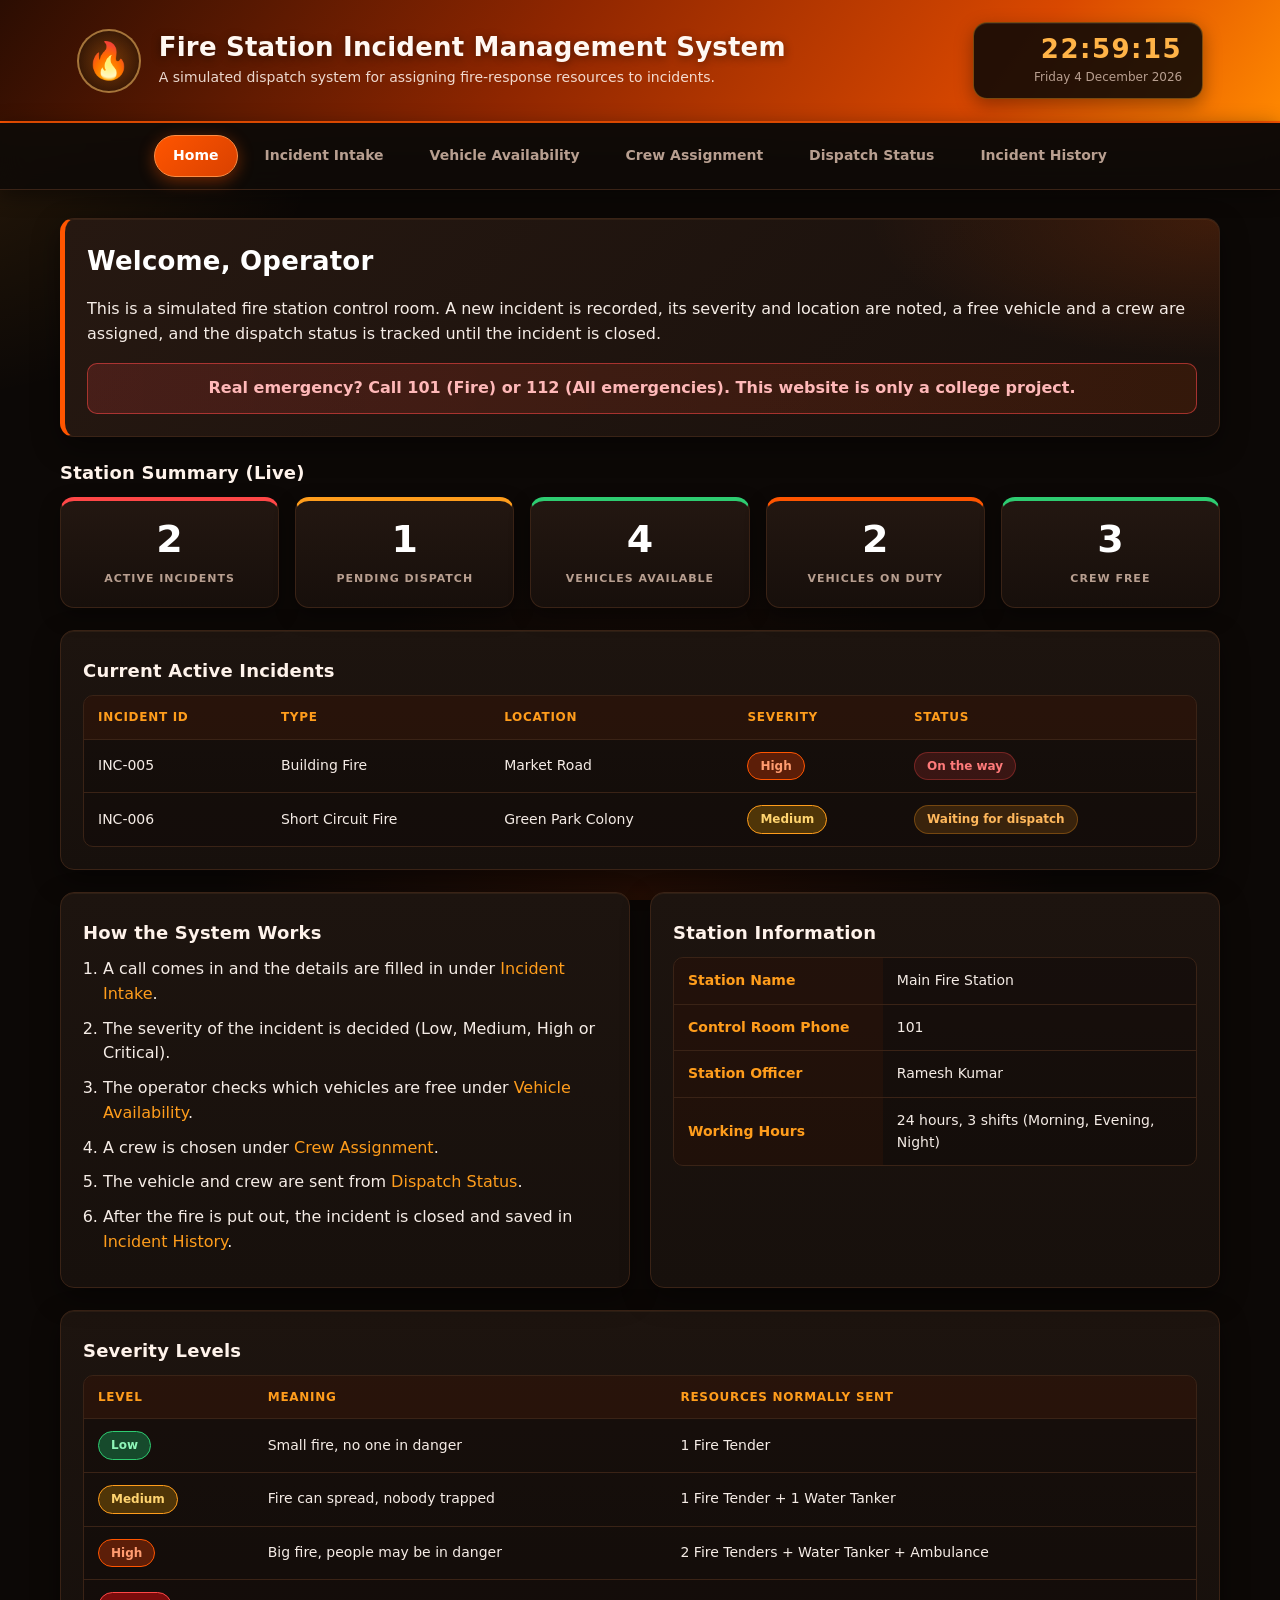
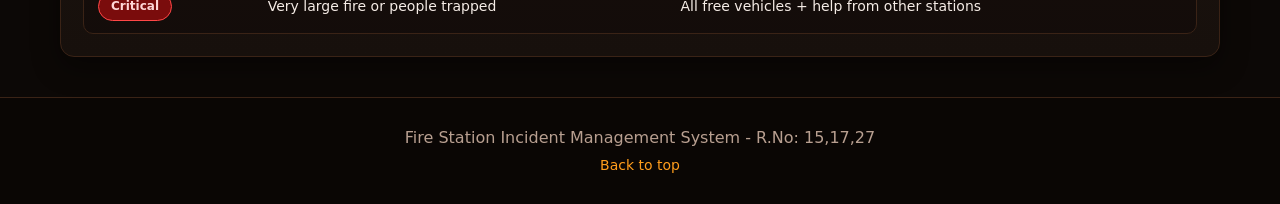
<file: index.html>
<!DOCTYPE html>
<html lang="en">
<head>
    <meta charset="UTF-8">
    <meta name="viewport" content="width=device-width, initial-scale=1">
    <title>Fire Station Incident Management System</title>
    <link rel="stylesheet" href="style.css">
</head>
<body id="top">

    <header class="topbar">
        <div class="brand">
            <div class="flame" aria-hidden="true">&#128293;</div>
            <div>
                <h1>Fire Station Incident Management System</h1>
                <p>A simulated dispatch system for assigning fire-response resources to incidents.</p>
            </div>
        </div>
        <div class="clock-box">
            <div id="clock-time">--:--:--</div>
            <div id="clock-date">--</div>
        </div>
    </header>

    <nav class="nav" id="nav">
        <a href="#home">Home</a>
        <a href="#intake">Incident Intake</a>
        <a href="#vehicles">Vehicle Availability</a>
        <a href="#crew">Crew Assignment</a>
        <a href="#dispatch">Dispatch Status</a>
        <a href="#history">Incident History</a>
    </nav>

    <main>

        <!-- Pure CSS Confirmation Banner when forms are submitted -->
        <div id="submitted" class="notice-banner">
            <span>&#10004; Action recorded in the control room log (HTML/CSS Simulation).</span>
            <a href="#home" class="close-notice">Dismiss</a>
        </div>

        <!-- ==================== HOME ==================== -->
        <section id="home" class="view">
            <div class="hero">
                <h2>Welcome, Operator</h2>
                <p>
                    This is a simulated fire station control room. A new incident is recorded,
                    its severity and location are noted, a free vehicle and a crew are assigned,
                    and the dispatch status is tracked until the incident is closed.
                </p>
                <p class="emergency">Real emergency? Call 101 (Fire) or 112 (All emergencies). This website is only a college project.</p>
            </div>

            <h3>Station Summary (Live)</h3>
            <div class="stats">
                <div class="stat red"><span>2</span><small>Active Incidents</small></div>
                <div class="stat orange"><span>1</span><small>Pending Dispatch</small></div>
                <div class="stat green"><span>4</span><small>Vehicles Available</small></div>
                <div class="stat"><span>2</span><small>Vehicles On Duty</small></div>
                <div class="stat green"><span>3</span><small>Crew Free</small></div>
            </div>

            <div class="card">
                <h3>Current Active Incidents</h3>
                <div class="table-wrap">
                    <table>
                        <thead>
                            <tr><th>Incident ID</th><th>Type</th><th>Location</th><th>Severity</th><th>Status</th></tr>
                        </thead>
                        <tbody>
                            <tr>
                                <td>INC-005</td>
                                <td>Building Fire</td>
                                <td>Market Road</td>
                                <td><span class="sev sev-high">High</span></td>
                                <td><span class="pill busy">On the way</span></td>
                            </tr>
                            <tr>
                                <td>INC-006</td>
                                <td>Short Circuit Fire</td>
                                <td>Green Park Colony</td>
                                <td><span class="sev sev-medium">Medium</span></td>
                                <td><span class="pill waiting">Waiting for dispatch</span></td>
                            </tr>
                        </tbody>
                    </table>
                </div>
            </div>

            <div class="grid-2">
                <div class="card">
                    <h3>How the System Works</h3>
                    <ol class="steps">
                        <li>A call comes in and the details are filled in under <a href="#intake">Incident Intake</a>.</li>
                        <li>The severity of the incident is decided (Low, Medium, High or Critical).</li>
                        <li>The operator checks which vehicles are free under <a href="#vehicles">Vehicle Availability</a>.</li>
                        <li>A crew is chosen under <a href="#crew">Crew Assignment</a>.</li>
                        <li>The vehicle and crew are sent from <a href="#dispatch">Dispatch Status</a>.</li>
                        <li>After the fire is put out, the incident is closed and saved in <a href="#history">Incident History</a>.</li>
                    </ol>
                </div>

                <div class="card">
                    <h3>Station Information</h3>
                    <div class="table-wrap">
                        <table class="info">
                            <tr><th>Station Name</th><td>Main Fire Station</td></tr>
                            <tr><th>Control Room Phone</th><td>101</td></tr>
                            <tr><th>Station Officer</th><td>Ramesh Kumar</td></tr>
                            <tr><th>Working Hours</th><td>24 hours, 3 shifts (Morning, Evening, Night)</td></tr>
                        </table>
                    </div>
                </div>
            </div>

            <div class="card">
                <h3>Severity Levels</h3>
                <div class="table-wrap">
                    <table>
                        <thead>
                            <tr><th>Level</th><th>Meaning</th><th>Resources Normally Sent</th></tr>
                        </thead>
                        <tbody>
                            <tr><td><span class="sev sev-low">Low</span></td><td>Small fire, no one in danger</td><td>1 Fire Tender</td></tr>
                            <tr><td><span class="sev sev-medium">Medium</span></td><td>Fire can spread, nobody trapped</td><td>1 Fire Tender + 1 Water Tanker</td></tr>
                            <tr><td><span class="sev sev-high">High</span></td><td>Big fire, people may be in danger</td><td>2 Fire Tenders + Water Tanker + Ambulance</td></tr>
                            <tr><td><span class="sev sev-critical">Critical</span></td><td>Very large fire or people trapped</td><td>All free vehicles + help from other stations</td></tr>
                        </tbody>
                    </table>
                </div>
            </div>
        </section>

        <!-- ==================== INCIDENT INTAKE ==================== -->
        <section id="intake" class="view">
            <div class="page-title">
                <span class="num">1</span>
                <div><h2>Incident Intake</h2><p>Fill in this form when a new emergency call is received.</p></div>
            </div>

            <form action="#submitted" class="card">
                <div class="grid-2">
                    <fieldset>
                        <legend>Caller Details</legend>
                        <p><label for="caller">Caller Name</label>
                           <input type="text" id="caller" name="caller" required placeholder="e.g. Rakesh Mehta"></p>
                        <p><label for="phone">Phone Number</label>
                           <input type="tel" id="phone" name="phone" required pattern="[0-9+\- ]{8,15}" placeholder="10 digit number"></p>
                    </fieldset>

                    <fieldset>
                        <legend>Location</legend>
                        <p><label for="address">Address</label>
                           <input type="text" id="address" name="address" required placeholder="Street / building"></p>
                        <p><label for="landmark">Nearby Landmark</label>
                           <input type="text" id="landmark" name="landmark" placeholder="Optional"></p>
                        <p><label for="area">Area / Zone</label>
                           <select id="area" name="area">
                               <option>North Zone</option>
                               <option>South Zone</option>
                               <option>East Zone</option>
                               <option>West Zone</option>
                               <option>Central Zone</option>
                           </select></p>
                    </fieldset>
                </div>

                <fieldset>
                    <legend>Incident Details</legend>
                    <div class="grid-3">
                        <p><label for="date">Date</label>
                           <input type="date" id="date" name="date" value="2026-11-18" required></p>
                        <p><label for="time">Time of Call</label>
                           <input type="time" id="time" name="time" value="10:45" required></p>
                        <p><label for="type">Incident Type</label>
                           <select id="type" name="type">
                               <option>Building Fire</option>
                               <option>Vehicle Fire</option>
                               <option>Forest / Grass Fire</option>
                               <option>Short Circuit Fire</option>
                               <option>Gas Leak</option>
                               <option>Rescue</option>
                               <option>Other</option>
                           </select></p>
                    </div>
                    <p><label for="people">People Trapped / Injured</label>
                       <select id="people" name="people">
                           <option>None</option>
                           <option>Not sure</option>
                           <option>Yes</option>
                       </select></p>
                    <p><label for="details">Description</label>
                       <textarea id="details" name="details" rows="3" placeholder="What is happening?"></textarea></p>
                </fieldset>

                <div class="grid-2">
                    <fieldset class="severity-box">
                        <legend>Severity</legend>
                        <div class="choice-row">
                            <label class="choice sev-low"><input type="radio" name="severity" value="low" required> Low</label>
                            <label class="choice sev-medium"><input type="radio" name="severity" value="medium"> Medium</label>
                            <label class="choice sev-high"><input type="radio" name="severity" value="high"> High</label>
                            <label class="choice sev-critical"><input type="radio" name="severity" value="critical"> Critical</label>
                        </div>
                        <p class="hint hint-default">Pick a severity to see the normal resources.</p>
                        <p class="hint hint-low">Normal resources: <b>1 Fire Tender</b></p>
                        <p class="hint hint-medium">Normal resources: <b>1 Fire Tender + 1 Water Tanker</b></p>
                        <p class="hint hint-high">Normal resources: <b>2 Fire Tenders + Water Tanker + Ambulance</b></p>
                        <p class="hint hint-critical">Normal resources: <b>All free vehicles + help from other stations</b></p>
                    </fieldset>

                    <fieldset>
                        <legend>Extra Help Needed</legend>
                        <div class="choice-row">
                            <label class="choice"><input type="checkbox" name="help" value="Ambulance"> Ambulance</label>
                            <label class="choice"><input type="checkbox" name="help" value="Police"> Police</label>
                            <label class="choice"><input type="checkbox" name="help" value="Electricity Dept"> Electricity Department</label>
                            <label class="choice"><input type="checkbox" name="help" value="Gas Company"> Gas Company</label>
                        </div>
                    </fieldset>
                </div>

                <div class="actions">
                    <button type="submit" class="btn">Submit Incident</button>
                    <button type="reset" class="btn ghost">Clear Form</button>
                </div>
            </form>

            <div class="card">
                <h3>Recently Received Incidents</h3>
                <div class="table-wrap">
                    <table>
                        <thead>
                            <tr><th>Incident ID</th><th>Time</th><th>Caller</th><th>Type</th><th>Location</th><th>Severity</th></tr>
                        </thead>
                        <tbody>
                            <tr><td>INC-006</td><td>10:40 AM</td><td>Sunita Rao</td><td>Short Circuit Fire</td><td>Green Park Colony</td><td><span class="sev sev-medium">Medium</span></td></tr>
                            <tr><td>INC-005</td><td>10:15 AM</td><td>Rakesh Mehta</td><td>Building Fire</td><td>Market Road</td><td><span class="sev sev-high">High</span></td></tr>
                            <tr><td>INC-004</td><td>4:00 PM</td><td>Ravi Kumar</td><td>Forest / Grass Fire</td><td>Railway Colony</td><td><span class="sev sev-low">Low</span></td></tr>
                            <tr><td>INC-003</td><td>2:30 AM</td><td>Security Guard</td><td>Building Fire</td><td>Industrial Area</td><td><span class="sev sev-critical">Critical</span></td></tr>
                            <tr><td>INC-002</td><td>2:00 PM</td><td>Neha Gupta</td><td>Gas Leak</td><td>Sector 5</td><td><span class="sev sev-medium">Medium</span></td></tr>
                            <tr><td>INC-001</td><td>9:00 AM</td><td>Amit Das</td><td>Vehicle Fire</td><td>Highway Bypass</td><td><span class="sev sev-low">Low</span></td></tr>
                        </tbody>
                    </table>
                </div>
            </div>
        </section>

        <!-- ==================== VEHICLE AVAILABILITY ==================== -->
        <section id="vehicles" class="view">
            <div class="page-title">
                <span class="num">2</span>
                <div><h2>Vehicle Availability</h2><p>Check which vehicles are free before dispatching.</p></div>
            </div>

            <div class="card">
                <div class="table-wrap">
                    <table>
                        <thead>
                            <tr><th>Vehicle ID</th><th>Vehicle Type</th><th>Water Capacity</th><th>Station</th><th>Status</th><th>Current Incident</th><th>Remarks</th></tr>
                        </thead>
                        <tbody>
                            <tr><td>FT-01</td><td>Fire Tender</td><td>4000 litres</td><td>Main Station</td><td><span class="pill available">Available</span></td><td>-</td><td>-</td></tr>
                            <tr><td>FT-02</td><td>Fire Tender</td><td>4000 litres</td><td>Main Station</td><td><span class="pill busy">On Duty</span></td><td>INC-005</td><td>-</td></tr>
                            <tr><td>WT-01</td><td>Water Tanker</td><td>10000 litres</td><td>Main Station</td><td><span class="pill available">Available</span></td><td>-</td><td>-</td></tr>
                            <tr><td>WT-02</td><td>Water Tanker</td><td>10000 litres</td><td>Main Station</td><td><span class="pill busy">On Duty</span></td><td>INC-005</td><td>-</td></tr>
                            <tr><td>AM-01</td><td>Ambulance</td><td>-</td><td>Main Station</td><td><span class="pill available">Available</span></td><td>-</td><td>-</td></tr>
                            <tr><td>RV-01</td><td>Rescue Van</td><td>-</td><td>Main Station</td><td><span class="pill available">Available</span></td><td>-</td><td>-</td></tr>
                            <tr><td>LD-01</td><td>Ladder Truck</td><td>2000 litres</td><td>East Station</td><td><span class="pill waiting">Under Maintenance</span></td><td>-</td><td>Pump servicing</td></tr>
                        </tbody>
                    </table>
                </div>
                <p class="note"><span class="dot available"></span> Ready to go &nbsp; <span class="dot busy"></span> Already sent out &nbsp; <span class="dot waiting"></span> Cannot be used right now</p>
            </div>

            <div class="grid-2">
                <div class="card">
                    <h3>Vehicle Count</h3>
                    <div class="table-wrap">
                        <table>
                            <thead>
                                <tr><th>Type</th><th>Total</th><th>Available</th><th>On Duty</th><th>Maintenance</th></tr>
                            </thead>
                            <tbody>
                                <tr><td>Fire Tender</td><td>2</td><td>1</td><td>1</td><td>0</td></tr>
                                <tr><td>Water Tanker</td><td>2</td><td>1</td><td>1</td><td>0</td></tr>
                                <tr><td>Ambulance</td><td>1</td><td>1</td><td>0</td><td>0</td></tr>
                                <tr><td>Rescue Van</td><td>1</td><td>1</td><td>0</td><td>0</td></tr>
                                <tr><td>Ladder Truck</td><td>1</td><td>0</td><td>0</td><td>1</td></tr>
                            </tbody>
                        </table>
                    </div>
                </div>

                <form action="#submitted" class="card">
                    <h3>Update Vehicle Status</h3>
                    <p><label for="v-vehicle">Select Vehicle</label>
                       <select id="v-vehicle" name="vehicle">
                           <option>FT-01 (Fire Tender)</option>
                           <option>FT-02 (Fire Tender)</option>
                           <option>WT-01 (Water Tanker)</option>
                           <option>WT-02 (Water Tanker)</option>
                           <option>AM-01 (Ambulance)</option>
                           <option>RV-01 (Rescue Van)</option>
                           <option>LD-01 (Ladder Truck)</option>
                       </select></p>
                    <p><label for="v-status">New Status</label>
                       <select id="v-status" name="vstatus">
                           <option>Available</option>
                           <option>On Duty</option>
                           <option>Under Maintenance</option>
                       </select></p>
                    <p><label for="v-remarks">Remarks</label>
                       <input type="text" id="v-remarks" name="remarks" placeholder="Optional"></p>
                    <button type="submit" class="btn">Update Status</button>
                </form>
            </div>
        </section>

        <!-- ==================== CREW ASSIGNMENT ==================== -->
        <section id="crew" class="view">
            <div class="page-title">
                <span class="num">3</span>
                <div><h2>Crew Assignment</h2><p>See who is free and put them on an incident.</p></div>
            </div>

            <div class="card">
                <div class="table-wrap">
                    <table>
                        <thead>
                            <tr><th>Crew ID</th><th>Name</th><th>Rank</th><th>Shift</th><th>Assigned Vehicle</th><th>Assigned Incident</th><th>Status</th></tr>
                        </thead>
                        <tbody>
                            <tr><td>C-01</td><td>Ramesh Kumar</td><td>Station Officer</td><td>Morning</td><td>FT-02</td><td>INC-005</td><td><span class="pill busy">On Duty</span></td></tr>
                            <tr><td>C-02</td><td>Suresh Yadav</td><td>Firefighter</td><td>Morning</td><td>FT-02</td><td>INC-005</td><td><span class="pill busy">On Duty</span></td></tr>
                            <tr><td>C-03</td><td>Anil Sharma</td><td>Driver</td><td>Morning</td><td>FT-02</td><td>INC-005</td><td><span class="pill busy">On Duty</span></td></tr>
                            <tr><td>C-04</td><td>Pooja Patel</td><td>Firefighter</td><td>Morning</td><td>WT-02</td><td>INC-005</td><td><span class="pill busy">On Duty</span></td></tr>
                            <tr><td>C-05</td><td>Vikram Joshi</td><td>Driver</td><td>Morning</td><td>WT-02</td><td>INC-005</td><td><span class="pill busy">On Duty</span></td></tr>
                            <tr><td>C-06</td><td>Mohit Singh</td><td>Firefighter</td><td>Morning</td><td>Not assigned</td><td>-</td><td><span class="pill available">Free</span></td></tr>
                            <tr><td>C-07</td><td>Deepak Verma</td><td>Paramedic</td><td>Morning</td><td>Not assigned</td><td>-</td><td><span class="pill available">Free</span></td></tr>
                            <tr><td>C-08</td><td>Rahul Chauhan</td><td>Driver</td><td>Morning</td><td>Not assigned</td><td>-</td><td><span class="pill available">Free</span></td></tr>
                            <tr><td>C-09</td><td>Kiran Desai</td><td>Firefighter</td><td>Night</td><td>-</td><td>-</td><td><span class="pill waiting">Off Duty</span></td></tr>
                        </tbody>
                    </table>
                </div>
            </div>

            <div class="grid-2">
                <form action="#submitted" class="card">
                    <h3>Assign Crew to Incident</h3>
                    <p><label for="c-incident">Incident ID</label>
                       <select id="c-incident" name="incident">
                           <option>INC-005 - Building Fire (Market Road)</option>
                           <option>INC-006 - Short Circuit Fire (Green Park Colony)</option>
                       </select></p>
                    <p><label for="c-vehicle">Vehicle (optional)</label>
                       <select id="c-vehicle" name="vehicle">
                           <option>No vehicle</option>
                           <option>FT-01 (Fire Tender)</option>
                           <option>WT-01 (Water Tanker)</option>
                           <option>AM-01 (Ambulance)</option>
                           <option>RV-01 (Rescue Van)</option>
                       </select></p>
                    <p>Select Crew Members</p>
                    <div class="choice-row">
                        <label class="choice"><input type="checkbox" name="crew" value="C-06"> Mohit Singh (Firefighter)</label>
                        <label class="choice"><input type="checkbox" name="crew" value="C-07"> Deepak Verma (Paramedic)</label>
                        <label class="choice"><input type="checkbox" name="crew" value="C-08"> Rahul Chauhan (Driver)</label>
                    </div>
                    <p class="note">Only crew members whose status is "Free" are shown in this list.</p>
                    <div class="actions">
                        <button type="submit" class="btn">Assign Crew</button>
                        <button type="reset" class="btn ghost">Clear</button>
                    </div>
                </form>

                <div class="card">
                    <h3>Shift Timings</h3>
                    <div class="table-wrap">
                        <table>
                            <thead><tr><th>Shift</th><th>Timing</th></tr></thead>
                            <tbody>
                                <tr><td>Morning</td><td>6:00 AM - 2:00 PM</td></tr>
                                <tr><td>Evening</td><td>2:00 PM - 10:00 PM</td></tr>
                                <tr><td>Night</td><td>10:00 PM - 6:00 AM</td></tr>
                            </tbody>
                        </table>
                    </div>
                </div>
            </div>
        </section>

        <!-- ==================== DISPATCH STATUS ==================== -->
        <section id="dispatch" class="view">
            <div class="page-title">
                <span class="num">4</span>
                <div><h2>Dispatch Status</h2><p>Send vehicles out and track each incident until it is closed.</p></div>
            </div>

            <div class="card">
                <div class="table-wrap">
                    <table>
                        <thead>
                            <tr><th>Incident ID</th><th>Location</th><th>Severity</th><th>Vehicles Sent</th><th>Crew Count</th><th>Dispatch Time</th><th>Status</th></tr>
                        </thead>
                        <tbody>
                            <tr>
                                <td>INC-005</td>
                                <td>Market Road</td>
                                <td><span class="sev sev-high">High</span></td>
                                <td>FT-02, WT-02</td>
                                <td>5</td>
                                <td>10:20 AM</td>
                                <td><span class="pill busy">On the way</span></td>
                            </tr>
                            <tr>
                                <td>INC-006</td>
                                <td>Green Park Colony</td>
                                <td><span class="sev sev-medium">Medium</span></td>
                                <td>-</td>
                                <td>0</td>
                                <td>-</td>
                                <td><span class="pill waiting">Waiting for dispatch</span></td>
                            </tr>
                        </tbody>
                    </table>
                </div>
                <p class="note">Possible statuses: Waiting for dispatch, Dispatched, On the way, Arrived at scene, Fire under control, Returned to station, Closed.</p>
            </div>

            <div class="grid-2">
                <form action="#submitted" class="card">
                    <h3>Dispatch a Vehicle</h3>
                    <p><label for="d-incident">Incident ID</label>
                       <select id="d-incident" name="incident">
                           <option>INC-006 - Short Circuit Fire (Green Park Colony)</option>
                           <option>INC-005 - Building Fire (Market Road)</option>
                       </select></p>
                    <p class="hint">Normal resources for <b>Medium</b>: 1 Fire Tender + 1 Water Tanker</p>
                    <p>Vehicles to Send</p>
                    <div class="choice-row">
                        <label class="choice"><input type="checkbox" name="vehicle" value="FT-01"> FT-01 (Fire Tender)</label>
                        <label class="choice"><input type="checkbox" name="vehicle" value="WT-01"> WT-01 (Water Tanker)</label>
                        <label class="choice"><input type="checkbox" name="vehicle" value="AM-01"> AM-01 (Ambulance)</label>
                        <label class="choice"><input type="checkbox" name="vehicle" value="RV-01"> RV-01 (Rescue Van)</label>
                    </div>
                    <p><label for="dtime">Dispatch Time</label>
                       <input type="time" id="dtime" name="dtime" value="10:45" required></p>
                    <p><label for="dnote">Instructions for Crew</label>
                       <textarea id="dnote" name="dnote" rows="3" placeholder="Optional"></textarea></p>
                    <div class="actions">
                        <button type="submit" class="btn">Dispatch Now</button>
                        <button type="reset" class="btn ghost">Clear</button>
                    </div>
                </form>

                <form action="#submitted" class="card">
                    <h3>Update Dispatch Status</h3>
                    <p><label for="u-incident">Incident ID</label>
                       <select id="u-incident" name="incident2">
                           <option>INC-005 - Building Fire (Market Road)</option>
                           <option>INC-006 - Short Circuit Fire (Green Park Colony)</option>
                       </select></p>
                    <p><label for="u-status">New Status</label>
                       <select id="u-status" name="status">
                           <option>Waiting for dispatch</option>
                           <option>Dispatched</option>
                           <option selected>On the way</option>
                           <option>Arrived at scene</option>
                           <option>Fire under control</option>
                           <option>Returned to station</option>
                           <option>Closed</option>
                       </select></p>
                    <p><label for="u-report">Final Report (when closing)</label>
                       <textarea id="u-report" name="report" rows="3" placeholder="e.g. Fire put out, no injuries"></textarea></p>
                    <button type="submit" class="btn">Update Status</button>
                </form>
            </div>
        </section>

        <!-- ==================== INCIDENT HISTORY ==================== -->
        <section id="history" class="view">
            <div class="page-title">
                <span class="num">5</span>
                <div><h2>Incident History</h2><p>Search past and current incidents.</p></div>
            </div>

            <form action="#history" class="card">
                <div class="grid-4">
                    <p><label for="from">From Date</label><input type="date" id="from" name="from"></p>
                    <p><label for="to">To Date</label><input type="date" id="to" name="to"></p>
                    <p><label for="stype">Incident Type</label>
                       <select id="stype" name="stype">
                           <option>All</option>
                           <option>Building Fire</option>
                           <option>Vehicle Fire</option>
                           <option>Forest / Grass Fire</option>
                           <option>Short Circuit Fire</option>
                           <option>Gas Leak</option>
                           <option>Rescue</option>
                           <option>Other</option>
                       </select></p>
                    <p><label for="ssev">Severity</label>
                       <select id="ssev" name="ssev">
                           <option>All</option>
                           <option>Low</option>
                           <option>Medium</option>
                           <option>High</option>
                           <option>Critical</option>
                       </select></p>
                </div>
                <div class="actions">
                    <button type="submit" class="btn">Search</button>
                    <button type="reset" class="btn ghost">Reset</button>
                </div>
            </form>

            <div class="card">
                <div class="table-wrap">
                    <table>
                        <thead>
                            <tr><th>Incident ID</th><th>Date</th><th>Type</th><th>Location</th><th>Severity</th><th>Vehicles Used</th><th>Response Time</th><th>Result</th></tr>
                        </thead>
                        <tbody>
                            <tr><td>INC-001</td><td>02-11-2026</td><td>Vehicle Fire</td><td>Highway Bypass</td><td><span class="sev sev-low">Low</span></td><td>FT-01</td><td>8 min</td><td>Fire put out</td></tr>
                            <tr><td>INC-002</td><td>05-11-2026</td><td>Gas Leak</td><td>Sector 5</td><td><span class="sev sev-medium">Medium</span></td><td>FT-01, AM-01</td><td>10 min</td><td>Area made safe</td></tr>
                            <tr><td>INC-003</td><td>08-11-2026</td><td>Building Fire</td><td>Industrial Area</td><td><span class="sev sev-critical">Critical</span></td><td>FT-01, FT-02, WT-01, WT-02, AM-01</td><td>12 min</td><td>Fire put out, 2 people rescued</td></tr>
                            <tr><td>INC-004</td><td>10-11-2026</td><td>Forest / Grass Fire</td><td>Railway Colony</td><td><span class="sev sev-low">Low</span></td><td>WT-01</td><td>15 min</td><td>Fire put out</td></tr>
                            <tr><td>INC-005</td><td>12-11-2026</td><td>Building Fire</td><td>Market Road</td><td><span class="sev sev-high">High</span></td><td>FT-02, WT-02</td><td>9 min</td><td><span class="pill waiting">In progress</span></td></tr>
                            <tr><td>INC-006</td><td>12-11-2026</td><td>Short Circuit Fire</td><td>Green Park Colony</td><td><span class="sev sev-medium">Medium</span></td><td>-</td><td>-</td><td><span class="pill waiting">In progress</span></td></tr>
                        </tbody>
                    </table>
                </div>
            </div>

            <div class="card">
                <h3>Summary of Incidents</h3>
                <div class="table-wrap">
                    <table>
                        <thead><tr><th>Severity</th><th>Number of Incidents</th></tr></thead>
                        <tbody>
                            <tr><td><span class="sev sev-low">Low</span></td><td>2</td></tr>
                            <tr><td><span class="sev sev-medium">Medium</span></td><td>2</td></tr>
                            <tr><td><span class="sev sev-high">High</span></td><td>1</td></tr>
                            <tr><td><span class="sev sev-critical">Critical</span></td><td>1</td></tr>
                            <tr><th>Total</th><th>6</th></tr>
                        </tbody>
                    </table>
                </div>
            </div>
        </section>

    </main>

    <footer>
        <p>Fire Station Incident Management System - R.No: 15,17,27 </p>
        <p class="top"><a href="#top">Back to top</a></p>
    </footer>

    <script>
        function updateClock() {
            const now = new Date();
            document.getElementById("clock-time").textContent = now.toLocaleTimeString("en-GB");
            document.getElementById("clock-date").textContent = now.toLocaleDateString("en-GB", {
                weekday: "long", day: "numeric", month: "long", year: "numeric"
            });
        }
        updateClock();
        setInterval(updateClock, 1000);
    </script>

</body>
</html>
</file>
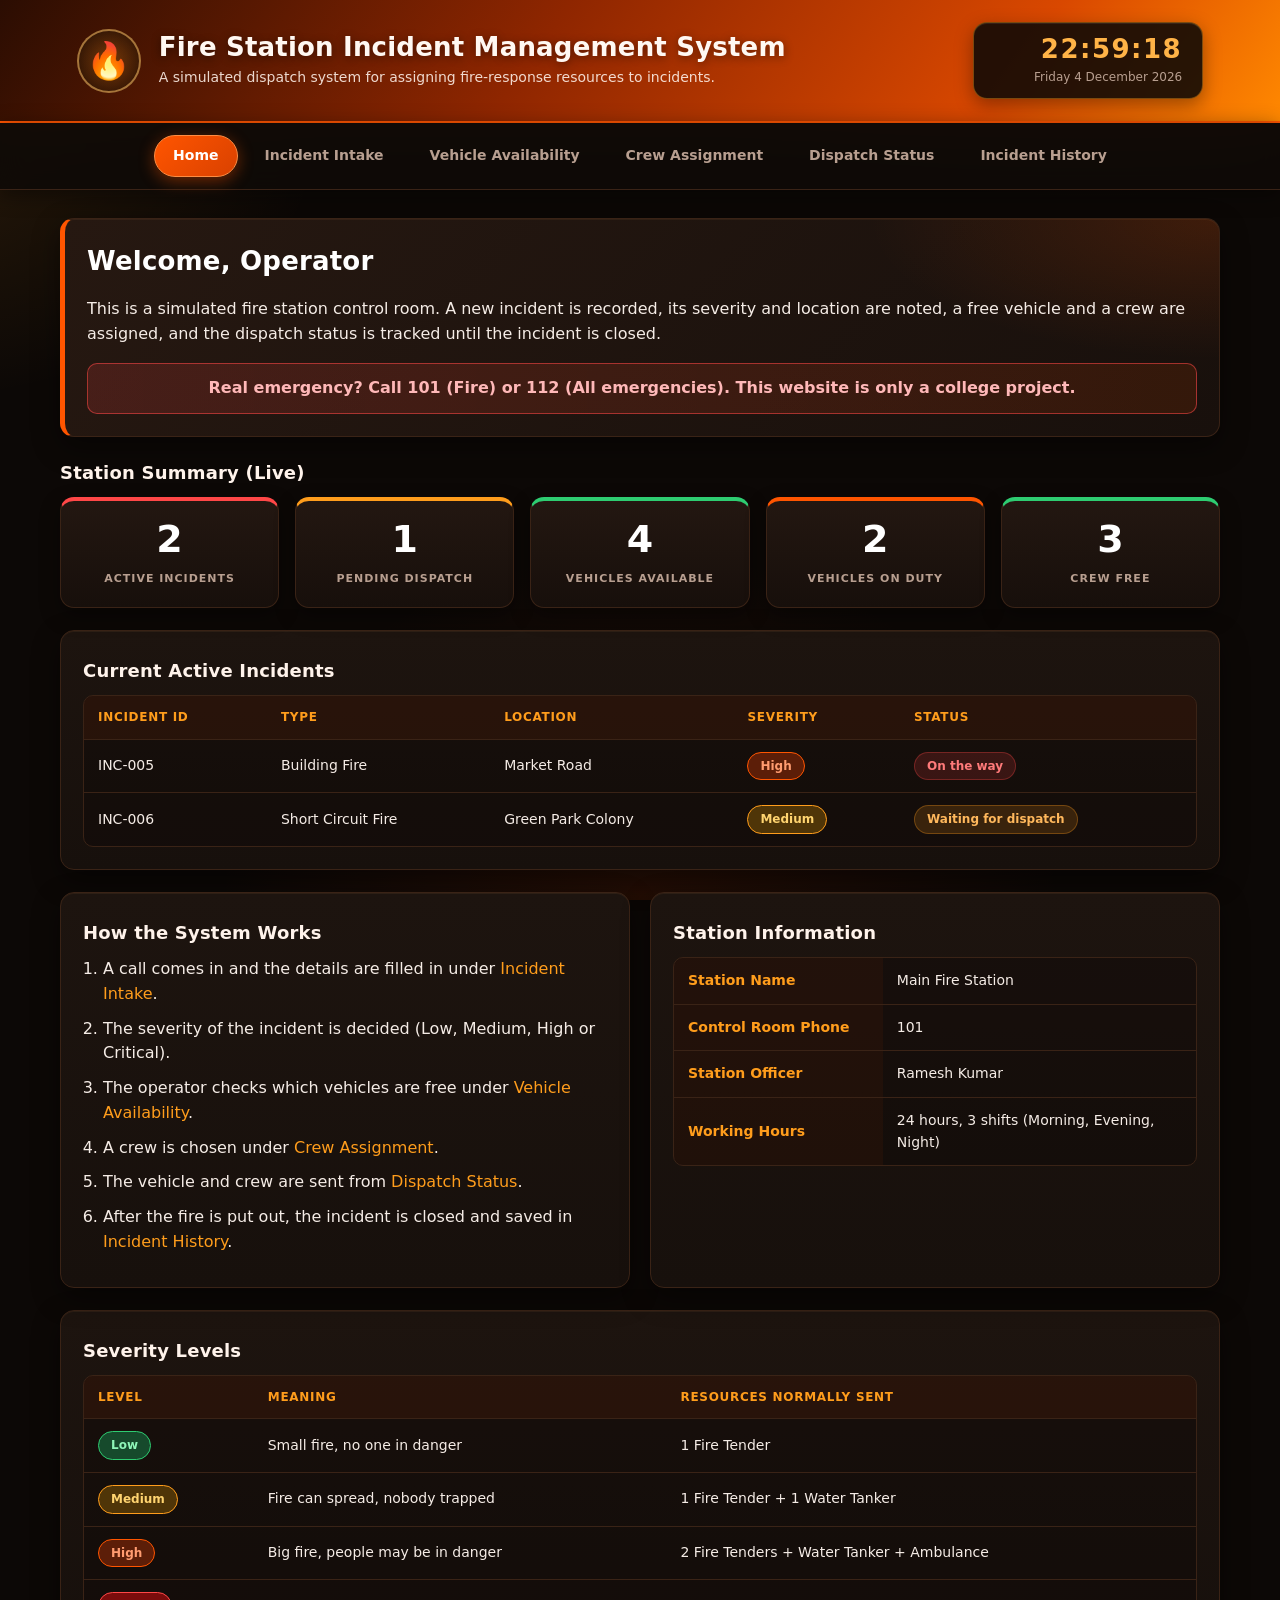
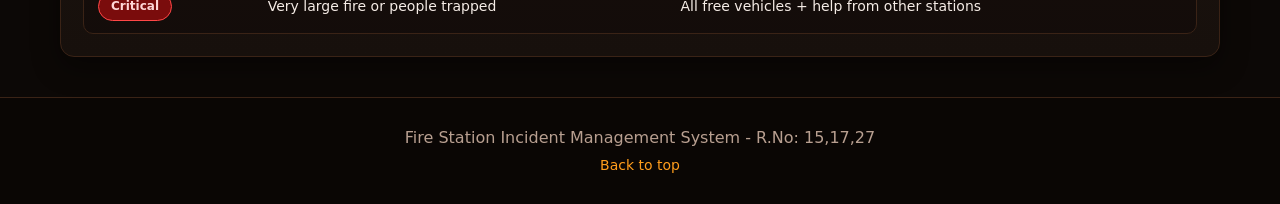
<file: fire station.html>
<!DOCTYPE html>
<html lang="en">
<head>
    <meta charset="UTF-8">
    <meta name="viewport" content="width=device-width, initial-scale=1">
    <title>Fire Station Incident Management System</title>
    <link rel="stylesheet" href="fire station.css">
</head>
<body id="top">

    <header class="topbar">
        <div class="brand">
            <div class="flame" aria-hidden="true">&#128293;</div>
            <div>
                <h1>Fire Station Incident Management System</h1>
                <p>A simulated dispatch system for assigning fire-response resources to incidents.</p>
            </div>
        </div>
        <div class="clock-box">
            <div id="clock-time">--:--:--</div>
            <div id="clock-date">--</div>
        </div>
    </header>

    <nav class="nav" id="nav">
        <a href="#home">Home</a>
        <a href="#intake">Incident Intake</a>
        <a href="#vehicles">Vehicle Availability</a>
        <a href="#crew">Crew Assignment</a>
        <a href="#dispatch">Dispatch Status</a>
        <a href="#history">Incident History</a>
    </nav>

    <main>

        <!-- Pure CSS Confirmation Banner when forms are submitted -->
        <div id="submitted" class="notice-banner">
            <span>&#10004; Action recorded in the control room log (HTML/CSS Simulation).</span>
            <a href="#home" class="close-notice">Dismiss</a>
        </div>

        <!-- ==================== HOME ==================== -->
        <section id="home" class="view">
            <div class="hero">
                <h2>Welcome, Operator</h2>
                <p>
                    This is a simulated fire station control room. A new incident is recorded,
                    its severity and location are noted, a free vehicle and a crew are assigned,
                    and the dispatch status is tracked until the incident is closed.
                </p>
                <p class="emergency">Real emergency? Call 101 (Fire) or 112 (All emergencies). This website is only a college project.</p>
            </div>

            <h3>Station Summary (Live)</h3>
            <div class="stats">
                <div class="stat red"><span>2</span><small>Active Incidents</small></div>
                <div class="stat orange"><span>1</span><small>Pending Dispatch</small></div>
                <div class="stat green"><span>4</span><small>Vehicles Available</small></div>
                <div class="stat"><span>2</span><small>Vehicles On Duty</small></div>
                <div class="stat green"><span>3</span><small>Crew Free</small></div>
            </div>

            <div class="card">
                <h3>Current Active Incidents</h3>
                <div class="table-wrap">
                    <table>
                        <thead>
                            <tr><th>Incident ID</th><th>Type</th><th>Location</th><th>Severity</th><th>Status</th></tr>
                        </thead>
                        <tbody>
                            <tr>
                                <td>INC-005</td>
                                <td>Building Fire</td>
                                <td>Market Road</td>
                                <td><span class="sev sev-high">High</span></td>
                                <td><span class="pill busy">On the way</span></td>
                            </tr>
                            <tr>
                                <td>INC-006</td>
                                <td>Short Circuit Fire</td>
                                <td>Green Park Colony</td>
                                <td><span class="sev sev-medium">Medium</span></td>
                                <td><span class="pill waiting">Waiting for dispatch</span></td>
                            </tr>
                        </tbody>
                    </table>
                </div>
            </div>

            <div class="grid-2">
                <div class="card">
                    <h3>How the System Works</h3>
                    <ol class="steps">
                        <li>A call comes in and the details are filled in under <a href="#intake">Incident Intake</a>.</li>
                        <li>The severity of the incident is decided (Low, Medium, High or Critical).</li>
                        <li>The operator checks which vehicles are free under <a href="#vehicles">Vehicle Availability</a>.</li>
                        <li>A crew is chosen under <a href="#crew">Crew Assignment</a>.</li>
                        <li>The vehicle and crew are sent from <a href="#dispatch">Dispatch Status</a>.</li>
                        <li>After the fire is put out, the incident is closed and saved in <a href="#history">Incident History</a>.</li>
                    </ol>
                </div>

                <div class="card">
                    <h3>Station Information</h3>
                    <div class="table-wrap">
                        <table class="info">
                            <tr><th>Station Name</th><td>Main Fire Station</td></tr>
                            <tr><th>Control Room Phone</th><td>101</td></tr>
                            <tr><th>Station Officer</th><td>Ramesh Kumar</td></tr>
                            <tr><th>Working Hours</th><td>24 hours, 3 shifts (Morning, Evening, Night)</td></tr>
                        </table>
                    </div>
                </div>
            </div>

            <div class="card">
                <h3>Severity Levels</h3>
                <div class="table-wrap">
                    <table>
                        <thead>
                            <tr><th>Level</th><th>Meaning</th><th>Resources Normally Sent</th></tr>
                        </thead>
                        <tbody>
                            <tr><td><span class="sev sev-low">Low</span></td><td>Small fire, no one in danger</td><td>1 Fire Tender</td></tr>
                            <tr><td><span class="sev sev-medium">Medium</span></td><td>Fire can spread, nobody trapped</td><td>1 Fire Tender + 1 Water Tanker</td></tr>
                            <tr><td><span class="sev sev-high">High</span></td><td>Big fire, people may be in danger</td><td>2 Fire Tenders + Water Tanker + Ambulance</td></tr>
                            <tr><td><span class="sev sev-critical">Critical</span></td><td>Very large fire or people trapped</td><td>All free vehicles + help from other stations</td></tr>
                        </tbody>
                    </table>
                </div>
            </div>
        </section>

        <!-- ==================== INCIDENT INTAKE ==================== -->
        <section id="intake" class="view">
            <div class="page-title">
                <span class="num">1</span>
                <div><h2>Incident Intake</h2><p>Fill in this form when a new emergency call is received.</p></div>
            </div>

            <form action="#submitted" class="card">
                <div class="grid-2">
                    <fieldset>
                        <legend>Caller Details</legend>
                        <p><label for="caller">Caller Name</label>
                           <input type="text" id="caller" name="caller" required placeholder="e.g. Rakesh Mehta"></p>
                        <p><label for="phone">Phone Number</label>
                           <input type="tel" id="phone" name="phone" required pattern="[0-9+\- ]{8,15}" placeholder="10 digit number"></p>
                    </fieldset>

                    <fieldset>
                        <legend>Location</legend>
                        <p><label for="address">Address</label>
                           <input type="text" id="address" name="address" required placeholder="Street / building"></p>
                        <p><label for="landmark">Nearby Landmark</label>
                           <input type="text" id="landmark" name="landmark" placeholder="Optional"></p>
                        <p><label for="area">Area / Zone</label>
                           <select id="area" name="area">
                               <option>North Zone</option>
                               <option>South Zone</option>
                               <option>East Zone</option>
                               <option>West Zone</option>
                               <option>Central Zone</option>
                           </select></p>
                    </fieldset>
                </div>

                <fieldset>
                    <legend>Incident Details</legend>
                    <div class="grid-3">
                        <p><label for="date">Date</label>
                           <input type="date" id="date" name="date" value="2026-11-18" required></p>
                        <p><label for="time">Time of Call</label>
                           <input type="time" id="time" name="time" value="10:45" required></p>
                        <p><label for="type">Incident Type</label>
                           <select id="type" name="type">
                               <option>Building Fire</option>
                               <option>Vehicle Fire</option>
                               <option>Forest / Grass Fire</option>
                               <option>Short Circuit Fire</option>
                               <option>Gas Leak</option>
                               <option>Rescue</option>
                               <option>Other</option>
                           </select></p>
                    </div>
                    <p><label for="people">People Trapped / Injured</label>
                       <select id="people" name="people">
                           <option>None</option>
                           <option>Not sure</option>
                           <option>Yes</option>
                       </select></p>
                    <p><label for="details">Description</label>
                       <textarea id="details" name="details" rows="3" placeholder="What is happening?"></textarea></p>
                </fieldset>

                <div class="grid-2">
                    <fieldset class="severity-box">
                        <legend>Severity</legend>
                        <div class="choice-row">
                            <label class="choice sev-low"><input type="radio" name="severity" value="low" required> Low</label>
                            <label class="choice sev-medium"><input type="radio" name="severity" value="medium"> Medium</label>
                            <label class="choice sev-high"><input type="radio" name="severity" value="high"> High</label>
                            <label class="choice sev-critical"><input type="radio" name="severity" value="critical"> Critical</label>
                        </div>
                        <p class="hint hint-default">Pick a severity to see the normal resources.</p>
                        <p class="hint hint-low">Normal resources: <b>1 Fire Tender</b></p>
                        <p class="hint hint-medium">Normal resources: <b>1 Fire Tender + 1 Water Tanker</b></p>
                        <p class="hint hint-high">Normal resources: <b>2 Fire Tenders + Water Tanker + Ambulance</b></p>
                        <p class="hint hint-critical">Normal resources: <b>All free vehicles + help from other stations</b></p>
                    </fieldset>

                    <fieldset>
                        <legend>Extra Help Needed</legend>
                        <div class="choice-row">
                            <label class="choice"><input type="checkbox" name="help" value="Ambulance"> Ambulance</label>
                            <label class="choice"><input type="checkbox" name="help" value="Police"> Police</label>
                            <label class="choice"><input type="checkbox" name="help" value="Electricity Dept"> Electricity Department</label>
                            <label class="choice"><input type="checkbox" name="help" value="Gas Company"> Gas Company</label>
                        </div>
                    </fieldset>
                </div>

                <div class="actions">
                    <button type="submit" class="btn">Submit Incident</button>
                    <button type="reset" class="btn ghost">Clear Form</button>
                </div>
            </form>

            <div class="card">
                <h3>Recently Received Incidents</h3>
                <div class="table-wrap">
                    <table>
                        <thead>
                            <tr><th>Incident ID</th><th>Time</th><th>Caller</th><th>Type</th><th>Location</th><th>Severity</th></tr>
                        </thead>
                        <tbody>
                            <tr><td>INC-006</td><td>10:40 AM</td><td>Sunita Rao</td><td>Short Circuit Fire</td><td>Green Park Colony</td><td><span class="sev sev-medium">Medium</span></td></tr>
                            <tr><td>INC-005</td><td>10:15 AM</td><td>Rakesh Mehta</td><td>Building Fire</td><td>Market Road</td><td><span class="sev sev-high">High</span></td></tr>
                            <tr><td>INC-004</td><td>4:00 PM</td><td>Ravi Kumar</td><td>Forest / Grass Fire</td><td>Railway Colony</td><td><span class="sev sev-low">Low</span></td></tr>
                            <tr><td>INC-003</td><td>2:30 AM</td><td>Security Guard</td><td>Building Fire</td><td>Industrial Area</td><td><span class="sev sev-critical">Critical</span></td></tr>
                            <tr><td>INC-002</td><td>2:00 PM</td><td>Neha Gupta</td><td>Gas Leak</td><td>Sector 5</td><td><span class="sev sev-medium">Medium</span></td></tr>
                            <tr><td>INC-001</td><td>9:00 AM</td><td>Amit Das</td><td>Vehicle Fire</td><td>Highway Bypass</td><td><span class="sev sev-low">Low</span></td></tr>
                        </tbody>
                    </table>
                </div>
            </div>
        </section>

        <!-- ==================== VEHICLE AVAILABILITY ==================== -->
        <section id="vehicles" class="view">
            <div class="page-title">
                <span class="num">2</span>
                <div><h2>Vehicle Availability</h2><p>Check which vehicles are free before dispatching.</p></div>
            </div>

            <div class="card">
                <div class="table-wrap">
                    <table>
                        <thead>
                            <tr><th>Vehicle ID</th><th>Vehicle Type</th><th>Water Capacity</th><th>Station</th><th>Status</th><th>Current Incident</th><th>Remarks</th></tr>
                        </thead>
                        <tbody>
                            <tr><td>FT-01</td><td>Fire Tender</td><td>4000 litres</td><td>Main Station</td><td><span class="pill available">Available</span></td><td>-</td><td>-</td></tr>
                            <tr><td>FT-02</td><td>Fire Tender</td><td>4000 litres</td><td>Main Station</td><td><span class="pill busy">On Duty</span></td><td>INC-005</td><td>-</td></tr>
                            <tr><td>WT-01</td><td>Water Tanker</td><td>10000 litres</td><td>Main Station</td><td><span class="pill available">Available</span></td><td>-</td><td>-</td></tr>
                            <tr><td>WT-02</td><td>Water Tanker</td><td>10000 litres</td><td>Main Station</td><td><span class="pill busy">On Duty</span></td><td>INC-005</td><td>-</td></tr>
                            <tr><td>AM-01</td><td>Ambulance</td><td>-</td><td>Main Station</td><td><span class="pill available">Available</span></td><td>-</td><td>-</td></tr>
                            <tr><td>RV-01</td><td>Rescue Van</td><td>-</td><td>Main Station</td><td><span class="pill available">Available</span></td><td>-</td><td>-</td></tr>
                            <tr><td>LD-01</td><td>Ladder Truck</td><td>2000 litres</td><td>East Station</td><td><span class="pill waiting">Under Maintenance</span></td><td>-</td><td>Pump servicing</td></tr>
                        </tbody>
                    </table>
                </div>
                <p class="note"><span class="dot available"></span> Ready to go &nbsp; <span class="dot busy"></span> Already sent out &nbsp; <span class="dot waiting"></span> Cannot be used right now</p>
            </div>

            <div class="grid-2">
                <div class="card">
                    <h3>Vehicle Count</h3>
                    <div class="table-wrap">
                        <table>
                            <thead>
                                <tr><th>Type</th><th>Total</th><th>Available</th><th>On Duty</th><th>Maintenance</th></tr>
                            </thead>
                            <tbody>
                                <tr><td>Fire Tender</td><td>2</td><td>1</td><td>1</td><td>0</td></tr>
                                <tr><td>Water Tanker</td><td>2</td><td>1</td><td>1</td><td>0</td></tr>
                                <tr><td>Ambulance</td><td>1</td><td>1</td><td>0</td><td>0</td></tr>
                                <tr><td>Rescue Van</td><td>1</td><td>1</td><td>0</td><td>0</td></tr>
                                <tr><td>Ladder Truck</td><td>1</td><td>0</td><td>0</td><td>1</td></tr>
                            </tbody>
                        </table>
                    </div>
                </div>

                <form action="#submitted" class="card">
                    <h3>Update Vehicle Status</h3>
                    <p><label for="v-vehicle">Select Vehicle</label>
                       <select id="v-vehicle" name="vehicle">
                           <option>FT-01 (Fire Tender)</option>
                           <option>FT-02 (Fire Tender)</option>
                           <option>WT-01 (Water Tanker)</option>
                           <option>WT-02 (Water Tanker)</option>
                           <option>AM-01 (Ambulance)</option>
                           <option>RV-01 (Rescue Van)</option>
                           <option>LD-01 (Ladder Truck)</option>
                       </select></p>
                    <p><label for="v-status">New Status</label>
                       <select id="v-status" name="vstatus">
                           <option>Available</option>
                           <option>On Duty</option>
                           <option>Under Maintenance</option>
                       </select></p>
                    <p><label for="v-remarks">Remarks</label>
                       <input type="text" id="v-remarks" name="remarks" placeholder="Optional"></p>
                    <button type="submit" class="btn">Update Status</button>
                </form>
            </div>
        </section>

        <!-- ==================== CREW ASSIGNMENT ==================== -->
        <section id="crew" class="view">
            <div class="page-title">
                <span class="num">3</span>
                <div><h2>Crew Assignment</h2><p>See who is free and put them on an incident.</p></div>
            </div>

            <div class="card">
                <div class="table-wrap">
                    <table>
                        <thead>
                            <tr><th>Crew ID</th><th>Name</th><th>Rank</th><th>Shift</th><th>Assigned Vehicle</th><th>Assigned Incident</th><th>Status</th></tr>
                        </thead>
                        <tbody>
                            <tr><td>C-01</td><td>Ramesh Kumar</td><td>Station Officer</td><td>Morning</td><td>FT-02</td><td>INC-005</td><td><span class="pill busy">On Duty</span></td></tr>
                            <tr><td>C-02</td><td>Suresh Yadav</td><td>Firefighter</td><td>Morning</td><td>FT-02</td><td>INC-005</td><td><span class="pill busy">On Duty</span></td></tr>
                            <tr><td>C-03</td><td>Anil Sharma</td><td>Driver</td><td>Morning</td><td>FT-02</td><td>INC-005</td><td><span class="pill busy">On Duty</span></td></tr>
                            <tr><td>C-04</td><td>Pooja Patel</td><td>Firefighter</td><td>Morning</td><td>WT-02</td><td>INC-005</td><td><span class="pill busy">On Duty</span></td></tr>
                            <tr><td>C-05</td><td>Vikram Joshi</td><td>Driver</td><td>Morning</td><td>WT-02</td><td>INC-005</td><td><span class="pill busy">On Duty</span></td></tr>
                            <tr><td>C-06</td><td>Mohit Singh</td><td>Firefighter</td><td>Morning</td><td>Not assigned</td><td>-</td><td><span class="pill available">Free</span></td></tr>
                            <tr><td>C-07</td><td>Deepak Verma</td><td>Paramedic</td><td>Morning</td><td>Not assigned</td><td>-</td><td><span class="pill available">Free</span></td></tr>
                            <tr><td>C-08</td><td>Rahul Chauhan</td><td>Driver</td><td>Morning</td><td>Not assigned</td><td>-</td><td><span class="pill available">Free</span></td></tr>
                            <tr><td>C-09</td><td>Kiran Desai</td><td>Firefighter</td><td>Night</td><td>-</td><td>-</td><td><span class="pill waiting">Off Duty</span></td></tr>
                        </tbody>
                    </table>
                </div>
            </div>

            <div class="grid-2">
                <form action="#submitted" class="card">
                    <h3>Assign Crew to Incident</h3>
                    <p><label for="c-incident">Incident ID</label>
                       <select id="c-incident" name="incident">
                           <option>INC-005 - Building Fire (Market Road)</option>
                           <option>INC-006 - Short Circuit Fire (Green Park Colony)</option>
                       </select></p>
                    <p><label for="c-vehicle">Vehicle (optional)</label>
                       <select id="c-vehicle" name="vehicle">
                           <option>No vehicle</option>
                           <option>FT-01 (Fire Tender)</option>
                           <option>WT-01 (Water Tanker)</option>
                           <option>AM-01 (Ambulance)</option>
                           <option>RV-01 (Rescue Van)</option>
                       </select></p>
                    <p>Select Crew Members</p>
                    <div class="choice-row">
                        <label class="choice"><input type="checkbox" name="crew" value="C-06"> Mohit Singh (Firefighter)</label>
                        <label class="choice"><input type="checkbox" name="crew" value="C-07"> Deepak Verma (Paramedic)</label>
                        <label class="choice"><input type="checkbox" name="crew" value="C-08"> Rahul Chauhan (Driver)</label>
                    </div>
                    <p class="note">Only crew members whose status is "Free" are shown in this list.</p>
                    <div class="actions">
                        <button type="submit" class="btn">Assign Crew</button>
                        <button type="reset" class="btn ghost">Clear</button>
                    </div>
                </form>

                <div class="card">
                    <h3>Shift Timings</h3>
                    <div class="table-wrap">
                        <table>
                            <thead><tr><th>Shift</th><th>Timing</th></tr></thead>
                            <tbody>
                                <tr><td>Morning</td><td>6:00 AM - 2:00 PM</td></tr>
                                <tr><td>Evening</td><td>2:00 PM - 10:00 PM</td></tr>
                                <tr><td>Night</td><td>10:00 PM - 6:00 AM</td></tr>
                            </tbody>
                        </table>
                    </div>
                </div>
            </div>
        </section>

        <!-- ==================== DISPATCH STATUS ==================== -->
        <section id="dispatch" class="view">
            <div class="page-title">
                <span class="num">4</span>
                <div><h2>Dispatch Status</h2><p>Send vehicles out and track each incident until it is closed.</p></div>
            </div>

            <div class="card">
                <div class="table-wrap">
                    <table>
                        <thead>
                            <tr><th>Incident ID</th><th>Location</th><th>Severity</th><th>Vehicles Sent</th><th>Crew Count</th><th>Dispatch Time</th><th>Status</th></tr>
                        </thead>
                        <tbody>
                            <tr>
                                <td>INC-005</td>
                                <td>Market Road</td>
                                <td><span class="sev sev-high">High</span></td>
                                <td>FT-02, WT-02</td>
                                <td>5</td>
                                <td>10:20 AM</td>
                                <td><span class="pill busy">On the way</span></td>
                            </tr>
                            <tr>
                                <td>INC-006</td>
                                <td>Green Park Colony</td>
                                <td><span class="sev sev-medium">Medium</span></td>
                                <td>-</td>
                                <td>0</td>
                                <td>-</td>
                                <td><span class="pill waiting">Waiting for dispatch</span></td>
                            </tr>
                        </tbody>
                    </table>
                </div>
                <p class="note">Possible statuses: Waiting for dispatch, Dispatched, On the way, Arrived at scene, Fire under control, Returned to station, Closed.</p>
            </div>

            <div class="grid-2">
                <form action="#submitted" class="card">
                    <h3>Dispatch a Vehicle</h3>
                    <p><label for="d-incident">Incident ID</label>
                       <select id="d-incident" name="incident">
                           <option>INC-006 - Short Circuit Fire (Green Park Colony)</option>
                           <option>INC-005 - Building Fire (Market Road)</option>
                       </select></p>
                    <p class="hint">Normal resources for <b>Medium</b>: 1 Fire Tender + 1 Water Tanker</p>
                    <p>Vehicles to Send</p>
                    <div class="choice-row">
                        <label class="choice"><input type="checkbox" name="vehicle" value="FT-01"> FT-01 (Fire Tender)</label>
                        <label class="choice"><input type="checkbox" name="vehicle" value="WT-01"> WT-01 (Water Tanker)</label>
                        <label class="choice"><input type="checkbox" name="vehicle" value="AM-01"> AM-01 (Ambulance)</label>
                        <label class="choice"><input type="checkbox" name="vehicle" value="RV-01"> RV-01 (Rescue Van)</label>
                    </div>
                    <p><label for="dtime">Dispatch Time</label>
                       <input type="time" id="dtime" name="dtime" value="10:45" required></p>
                    <p><label for="dnote">Instructions for Crew</label>
                       <textarea id="dnote" name="dnote" rows="3" placeholder="Optional"></textarea></p>
                    <div class="actions">
                        <button type="submit" class="btn">Dispatch Now</button>
                        <button type="reset" class="btn ghost">Clear</button>
                    </div>
                </form>

                <form action="#submitted" class="card">
                    <h3>Update Dispatch Status</h3>
                    <p><label for="u-incident">Incident ID</label>
                       <select id="u-incident" name="incident2">
                           <option>INC-005 - Building Fire (Market Road)</option>
                           <option>INC-006 - Short Circuit Fire (Green Park Colony)</option>
                       </select></p>
                    <p><label for="u-status">New Status</label>
                       <select id="u-status" name="status">
                           <option>Waiting for dispatch</option>
                           <option>Dispatched</option>
                           <option selected>On the way</option>
                           <option>Arrived at scene</option>
                           <option>Fire under control</option>
                           <option>Returned to station</option>
                           <option>Closed</option>
                       </select></p>
                    <p><label for="u-report">Final Report (when closing)</label>
                       <textarea id="u-report" name="report" rows="3" placeholder="e.g. Fire put out, no injuries"></textarea></p>
                    <button type="submit" class="btn">Update Status</button>
                </form>
            </div>
        </section>

        <!-- ==================== INCIDENT HISTORY ==================== -->
        <section id="history" class="view">
            <div class="page-title">
                <span class="num">5</span>
                <div><h2>Incident History</h2><p>Search past and current incidents.</p></div>
            </div>

            <form action="#history" class="card">
                <div class="grid-4">
                    <p><label for="from">From Date</label><input type="date" id="from" name="from"></p>
                    <p><label for="to">To Date</label><input type="date" id="to" name="to"></p>
                    <p><label for="stype">Incident Type</label>
                       <select id="stype" name="stype">
                           <option>All</option>
                           <option>Building Fire</option>
                           <option>Vehicle Fire</option>
                           <option>Forest / Grass Fire</option>
                           <option>Short Circuit Fire</option>
                           <option>Gas Leak</option>
                           <option>Rescue</option>
                           <option>Other</option>
                       </select></p>
                    <p><label for="ssev">Severity</label>
                       <select id="ssev" name="ssev">
                           <option>All</option>
                           <option>Low</option>
                           <option>Medium</option>
                           <option>High</option>
                           <option>Critical</option>
                       </select></p>
                </div>
                <div class="actions">
                    <button type="submit" class="btn">Search</button>
                    <button type="reset" class="btn ghost">Reset</button>
                </div>
            </form>

            <div class="card">
                <div class="table-wrap">
                    <table>
                        <thead>
                            <tr><th>Incident ID</th><th>Date</th><th>Type</th><th>Location</th><th>Severity</th><th>Vehicles Used</th><th>Response Time</th><th>Result</th></tr>
                        </thead>
                        <tbody>
                            <tr><td>INC-001</td><td>02-11-2026</td><td>Vehicle Fire</td><td>Highway Bypass</td><td><span class="sev sev-low">Low</span></td><td>FT-01</td><td>8 min</td><td>Fire put out</td></tr>
                            <tr><td>INC-002</td><td>05-11-2026</td><td>Gas Leak</td><td>Sector 5</td><td><span class="sev sev-medium">Medium</span></td><td>FT-01, AM-01</td><td>10 min</td><td>Area made safe</td></tr>
                            <tr><td>INC-003</td><td>08-11-2026</td><td>Building Fire</td><td>Industrial Area</td><td><span class="sev sev-critical">Critical</span></td><td>FT-01, FT-02, WT-01, WT-02, AM-01</td><td>12 min</td><td>Fire put out, 2 people rescued</td></tr>
                            <tr><td>INC-004</td><td>10-11-2026</td><td>Forest / Grass Fire</td><td>Railway Colony</td><td><span class="sev sev-low">Low</span></td><td>WT-01</td><td>15 min</td><td>Fire put out</td></tr>
                            <tr><td>INC-005</td><td>12-11-2026</td><td>Building Fire</td><td>Market Road</td><td><span class="sev sev-high">High</span></td><td>FT-02, WT-02</td><td>9 min</td><td><span class="pill waiting">In progress</span></td></tr>
                            <tr><td>INC-006</td><td>12-11-2026</td><td>Short Circuit Fire</td><td>Green Park Colony</td><td><span class="sev sev-medium">Medium</span></td><td>-</td><td>-</td><td><span class="pill waiting">In progress</span></td></tr>
                        </tbody>
                    </table>
                </div>
            </div>

            <div class="card">
                <h3>Summary of Incidents</h3>
                <div class="table-wrap">
                    <table>
                        <thead><tr><th>Severity</th><th>Number of Incidents</th></tr></thead>
                        <tbody>
                            <tr><td><span class="sev sev-low">Low</span></td><td>2</td></tr>
                            <tr><td><span class="sev sev-medium">Medium</span></td><td>2</td></tr>
                            <tr><td><span class="sev sev-high">High</span></td><td>1</td></tr>
                            <tr><td><span class="sev sev-critical">Critical</span></td><td>1</td></tr>
                            <tr><th>Total</th><th>6</th></tr>
                        </tbody>
                    </table>
                </div>
            </div>
        </section>

    </main>

    <footer>
        <p>Fire Station Incident Management System - R.No: 15,17,27 </p>
        <p class="top"><a href="#top">Back to top</a></p>
    </footer>

    <script>
        function updateClock() {
            const now = new Date();
            document.getElementById("clock-time").textContent = now.toLocaleTimeString("en-GB");
            document.getElementById("clock-date").textContent = now.toLocaleDateString("en-GB", {
                weekday: "long", day: "numeric", month: "long", year: "numeric"
            });
        }
        updateClock();
        setInterval(updateClock, 1000);
    </script>

</body>
</html>
</file>
<file: style.css>
/* ---------- Dark Orange & Ember Theme ---------- */
:root {
    --bg: #0c0806;
    --bg-2: #160f0b;
    --card: #1d140f;
    --card-hover: #241913;
    --line: #3a2316;
    --line-bright: #5c3621;
    --text: #f5ece6;
    --muted: #b89f90;
    --fire: #ff5500;
    --fire-deep: #b83200;
    --amber: #ff9d1c;
    --glow: rgba(255, 85, 0, 0.28);
    --green: #2ecc71;
    --red: #ff4747;
    --orange: #ff9f43;
    --radius: 14px;
}

* { box-sizing: border-box; }
html { scroll-behavior: smooth; }

/* ---------- Basic page settings ---------- */
body {
    font-family: "Segoe UI", system-ui, -apple-system, Arial, sans-serif;
    margin: 0;
    background:
        radial-gradient(950px 450px at 85% -8%, rgba(255, 85, 0, 0.24), transparent 60%),
        radial-gradient(750px 450px at -10% 15%, rgba(255, 157, 28, 0.12), transparent 60%),
        radial-gradient(600px 500px at 50% 100%, rgba(184, 50, 0, 0.14), transparent 70%),
        var(--bg);
    background-attachment: fixed;
    color: var(--text);
    line-height: 1.55;
}

a {
    color: var(--amber);
    text-decoration: none;
    transition: color 0.2s;
}
a:hover { color: #ffc266; text-decoration: underline; }

h1, h2, h3 { margin: 0 0 10px; letter-spacing: 0.2px; }
h3 {
    font-size: 18px;
    margin-top: 4px;
    color: #fff3eb;
    display: flex;
    align-items: center;
    gap: 8px;
}

/* ---------- Header & Clock Alignment ---------- */
.topbar {
    display: flex;
    justify-content: space-between;
    align-items: center;
    gap: 24px;
    flex-wrap: wrap;
    padding: 22px 6%;
    background: linear-gradient(125deg, #2b0d02 0%, #8f2600 42%, #d94800 78%, #ff8800 100%);
    color: #fff8f2;
    border-bottom: 2px solid var(--fire);
    box-shadow: 0 8px 32px rgba(255, 85, 0, 0.22);
}

.brand {
    display: flex;
    align-items: center;
    gap: 18px;
    flex: 1 1 320px;
}
.brand h1 {
    font-size: 26px;
    font-weight: 800;
    margin: 0;
    line-height: 1.2;
    text-shadow: 0 2px 10px rgba(0, 0, 0, 0.45);
}
.brand p {
    margin: 4px 0 0;
    font-size: 14px;
    color: rgba(255, 243, 235, 0.88);
}

.flame {
    flex-shrink: 0;
    font-size: 36px;
    width: 64px;
    height: 64px;
    display: grid;
    place-items: center;
    background: radial-gradient(circle, rgba(255, 157, 28, 0.28), rgba(12, 8, 6, 0.65));
    border: 2px solid rgba(255, 194, 102, 0.55);
    border-radius: 50%;
    animation: pulse 2.2s ease-in-out infinite;
}

@keyframes pulse {
    0%, 100% { box-shadow: 0 0 0 0 rgba(255, 157, 28, 0.45); }
    50% { box-shadow: 0 0 0 14px rgba(255, 157, 28, 0); }
}

.clock-box {
    flex-shrink: 0;
    margin-left: auto;
    min-width: 230px;
    display: flex;
    flex-direction: column;
    align-items: flex-end;
    justify-content: center;
    text-align: right;
    background: rgba(12, 8, 6, 0.88);
    border: 1px solid rgba(255, 157, 28, 0.4);
    color: var(--amber);
    padding: 12px 20px;
    border-radius: var(--radius);
    box-shadow:
        0 6px 18px rgba(0, 0, 0, 0.35),
        inset 0 1px 0 rgba(255, 255, 255, 0.08);
    font-variant-numeric: tabular-nums;
}
#clock-time {
    font-size: 26px;
    font-weight: 800;
    letter-spacing: 1.5px;
    line-height: 1.15;
    color: #ffb347;
}
#clock-date {
    font-size: 12px;
    font-weight: 500;
    color: var(--muted);
    margin-top: 3px;
}

/* ---------- Navigation bar ---------- */
.nav {
    position: sticky;
    top: 0;
    z-index: 10;
    display: flex;
    justify-content: center;
    flex-wrap: wrap;
    gap: 8px;
    padding: 12px 16px;
    background: rgba(15, 10, 7, 0.9);
    backdrop-filter: blur(12px);
    border-bottom: 1px solid var(--line);
    box-shadow: 0 4px 20px rgba(0, 0, 0, 0.45);
}

.nav a {
    color: var(--muted);
    text-decoration: none;
    padding: 9px 18px;
    border-radius: 999px;
    font-size: 14px;
    font-weight: 600;
    border: 1px solid transparent;
    transition: all 0.2s ease;
}
.nav a:hover {
    background: var(--card);
    color: var(--amber);
    border-color: var(--line-bright);
    text-decoration: none;
}

/* Highlight active nav link using :target */
body:not(:has(.view:target)) .nav a[href="#home"],
body:has(#home:target) .nav a[href="#home"],
body:has(#intake:target) .nav a[href="#intake"],
body:has(#vehicles:target) .nav a[href="#vehicles"],
body:has(#crew:target) .nav a[href="#crew"],
body:has(#dispatch:target) .nav a[href="#dispatch"],
body:has(#history:target) .nav a[href="#history"] {
    background: linear-gradient(135deg, var(--fire), #d94100);
    color: #fff;
    border-color: #ff8c42;
    box-shadow: 0 4px 16px rgba(255, 85, 0, 0.4);
}

/* ---------- Pure CSS Tab Switching ---------- */
main {
    width: min(1160px, 92%);
    margin: 28px auto;
}

.view { display: none; animation: fade 0.35s ease; }
.view:target { display: block; }
body:not(:has(.view:target)) #home { display: block; }

@keyframes fade {
    from { opacity: 0; transform: translateY(10px); }
    to { opacity: 1; transform: none; }
}

/* ---------- Pure CSS Form Submission Banner ---------- */
.notice-banner {
    display: none;
    justify-content: space-between;
    align-items: center;
    gap: 12px;
    background: linear-gradient(90deg, rgba(46, 204, 113, 0.18), rgba(29, 20, 15, 0.95));
    border: 1px solid var(--green);
    border-left: 5px solid var(--green);
    color: #d4f8e3;
    padding: 14px 20px;
    border-radius: var(--radius);
    margin-bottom: 22px;
    font-weight: 600;
    box-shadow: 0 8px 24px rgba(0, 0, 0, 0.4);
}
.notice-banner:target {
    display: flex;
    animation: fade 0.3s ease;
}
.close-notice {
    color: var(--text);
    text-decoration: none;
    font-size: 13px;
    padding: 5px 12px;
    border: 1px solid var(--line-bright);
    border-radius: 8px;
    background: var(--bg-2);
}
.close-notice:hover {
    border-color: var(--amber);
    color: var(--amber);
    text-decoration: none;
}

/* ---------- Cards & Layout ---------- */
.card, .hero {
    background: linear-gradient(180deg, var(--card) 0%, #17100c 100%);
    border: 1px solid var(--line);
    border-radius: var(--radius);
    padding: 22px;
    margin-bottom: 22px;
    box-shadow:
        0 10px 28px rgba(0, 0, 0, 0.42),
        inset 0 1px 0 rgba(255, 166, 102, 0.07);
}

.hero {
    border-left: 5px solid var(--fire);
    background:
        radial-gradient(500px 200px at 100% 0%, rgba(255, 85, 0, 0.16), transparent 70%),
        linear-gradient(135deg, #261811 0%, #18100c 100%);
}
.hero h2 { font-size: 26px; color: #fff; }

.page-title {
    display: flex;
    align-items: center;
    gap: 16px;
    margin-bottom: 20px;
    padding-bottom: 14px;
    border-bottom: 1px solid var(--line);
}
.page-title h2 { margin: 0; font-size: 24px; color: #fff; }
.page-title p { margin: 2px 0 0; color: var(--muted); }
.num {
    width: 44px;
    height: 44px;
    display: grid;
    place-items: center;
    background: linear-gradient(135deg, var(--fire), var(--amber));
    color: #1a0800;
    font-size: 18px;
    font-weight: 800;
    border-radius: 12px;
    box-shadow: 0 4px 14px rgba(255, 85, 0, 0.38);
}

.grid-2 { display: grid; grid-template-columns: 1fr 1fr; gap: 20px; margin-bottom: 22px; }
.grid-3 { display: grid; grid-template-columns: repeat(3, 1fr); gap: 16px; }
.grid-4 { display: grid; grid-template-columns: repeat(4, 1fr); gap: 16px; }
.grid-2 > .card { margin-bottom: 0; }

/* ---------- Stat boxes ---------- */
.stats {
    display: grid;
    grid-template-columns: repeat(auto-fit, minmax(165px, 1fr));
    gap: 16px;
    margin-bottom: 22px;
}
.stat {
    background: linear-gradient(180deg, #231711 0%, #170f0b 100%);
    border: 1px solid var(--line);
    border-top: 4px solid var(--fire);
    border-radius: var(--radius);
    padding: 18px 14px;
    text-align: center;
    box-shadow: 0 8px 20px rgba(0, 0, 0, 0.35);
    transition: transform 0.2s ease, border-color 0.2s ease, box-shadow 0.2s ease;
}
.stat:hover {
    transform: translateY(-4px);
    border-color: var(--line-bright);
    box-shadow: 0 12px 26px rgba(255, 85, 0, 0.16);
}
.stat span {
    display: block;
    font-size: 38px;
    font-weight: 800;
    color: #fff;
    line-height: 1.1;
    margin-bottom: 4px;
}
.stat small {
    color: var(--muted);
    text-transform: uppercase;
    letter-spacing: 1px;
    font-size: 11px;
    font-weight: 700;
}
.stat.red { border-top-color: var(--red); }
.stat.orange { border-top-color: var(--amber); }
.stat.green { border-top-color: var(--green); }

/* ---------- Forms ---------- */
fieldset {
    border: 1px solid var(--line);
    background: rgba(12, 8, 6, 0.35);
    border-radius: var(--radius);
    margin: 0 0 18px;
    padding: 14px 18px 8px;
}
legend {
    font-weight: 700;
    font-size: 13px;
    text-transform: uppercase;
    letter-spacing: 0.7px;
    color: var(--amber);
    padding: 2px 10px;
    background: var(--card);
    border: 1px solid var(--line);
    border-radius: 6px;
}

form p { margin: 0 0 14px; }
label {
    display: block;
    font-size: 13px;
    font-weight: 600;
    color: var(--muted);
    margin-bottom: 5px;
}

input[type="text"], input[type="tel"], input[type="date"], input[type="time"],
input[type="number"], select, textarea {
    width: 100%;
    padding: 10px 13px;
    background: var(--bg-2);
    color: var(--text);
    border: 1px solid var(--line);
    border-radius: 9px;
    font: inherit;
    transition: border-color 0.2s, box-shadow 0.2s, background 0.2s;
}
input:hover, select:hover, textarea:hover {
    border-color: var(--line-bright);
}
input:focus, select:focus, textarea:focus {
    outline: none;
    background: #1a110c;
    border-color: var(--fire);
    box-shadow: 0 0 0 3px var(--glow);
}
input[type="date"], input[type="time"] { color-scheme: dark; }
textarea { resize: vertical; }

.choice-row { display: flex; flex-wrap: wrap; gap: 9px; margin-bottom: 12px; }
.choice {
    display: inline-flex;
    align-items: center;
    gap: 7px;
    margin: 0;
    padding: 8px 15px;
    background: var(--bg-2);
    border: 1px solid var(--line);
    border-radius: 999px;
    color: var(--text);
    font-size: 14px;
    font-weight: 500;
    cursor: pointer;
    transition: all 0.2s ease;
}
.choice:hover {
    border-color: var(--fire);
    background: var(--card-hover);
}
.choice input { accent-color: var(--fire); }
.choice:has(input:checked) {
    border-color: var(--fire);
    background: rgba(255, 85, 0, 0.22);
    color: #fff;
    box-shadow: 0 0 12px rgba(255, 85, 0, 0.2);
}
.choice.sev-low:has(input:checked) { background: rgba(46, 204, 113, 0.22); border-color: var(--green); }
.choice.sev-medium:has(input:checked) { background: rgba(255, 157, 28, 0.24); border-color: var(--amber); }
.choice.sev-high:has(input:checked) { background: rgba(255, 85, 0, 0.28); border-color: var(--fire); }
.choice.sev-critical:has(input:checked) { background: rgba(255, 71, 71, 0.28); border-color: var(--red); }

/* Pure CSS Dynamic Severity Resource Hints */
.hint-low, .hint-medium, .hint-high, .hint-critical { display: none; }
.severity-box:has(input[value="low"]:checked) .hint-default,
.severity-box:has(input[value="medium"]:checked) .hint-default,
.severity-box:has(input[value="high"]:checked) .hint-default,
.severity-box:has(input[value="critical"]:checked) .hint-default { display: none; }

.severity-box:has(input[value="low"]:checked) .hint-low { display: block; }
.severity-box:has(input[value="medium"]:checked) .hint-medium { display: block; }
.severity-box:has(input[value="high"]:checked) .hint-high { display: block; }
.severity-box:has(input[value="critical"]:checked) .hint-critical { display: block; }

.actions { display: flex; gap: 12px; flex-wrap: wrap; }

.btn {
    background: linear-gradient(135deg, var(--fire) 0%, var(--amber) 100%);
    color: #1a0700;
    font: inherit;
    font-weight: 800;
    border: none;
    border-radius: 9px;
    padding: 11px 22px;
    cursor: pointer;
    box-shadow: 0 4px 16px rgba(255, 85, 0, 0.35);
    transition: transform 0.15s, filter 0.2s, box-shadow 0.2s;
}
.btn:hover {
    transform: translateY(-2px);
    filter: brightness(1.08);
    box-shadow: 0 6px 22px rgba(255, 85, 0, 0.5);
}
.btn:active { transform: none; }

.btn.ghost {
    background: rgba(255, 255, 255, 0.02);
    color: var(--text);
    border: 1px solid var(--line-bright);
    font-weight: 600;
    box-shadow: none;
}
.btn.ghost:hover {
    border-color: var(--amber);
    color: var(--amber);
    background: rgba(255, 157, 28, 0.08);
    box-shadow: none;
}

/* ---------- Tables ---------- */
.table-wrap {
    overflow-x: auto;
    border-radius: 10px;
    border: 1px solid var(--line);
    background: rgba(12, 8, 6, 0.35);
}
table { width: 100%; border-collapse: collapse; }

th, td {
    padding: 12px 14px;
    text-align: left;
    border-bottom: 1px solid var(--line);
    font-size: 14px;
    vertical-align: middle;
}
tbody tr:last-child td, tbody tr:last-child th { border-bottom: none; }

thead th, table th {
    background: rgba(255, 85, 0, 0.08);
    color: var(--amber);
    font-size: 12px;
    font-weight: 700;
    text-transform: uppercase;
    letter-spacing: 0.7px;
}
tbody tr { transition: background 0.15s ease; }
tbody tr:hover { background: rgba(255, 115, 36, 0.08); }
table.info th {
    width: 40%;
    text-transform: none;
    font-size: 14px;
    letter-spacing: 0;
    background: rgba(255, 85, 0, 0.05);
}

/* ---------- Status pills ---------- */
.pill, .sev {
    display: inline-block;
    padding: 4px 12px;
    border-radius: 999px;
    font-size: 12px;
    font-weight: 700;
    white-space: nowrap;
}
.pill.available {
    background: rgba(46, 204, 113, 0.16);
    color: #58e694;
    border: 1px solid rgba(46, 204, 113, 0.3);
}
.pill.busy {
    background: rgba(255, 71, 71, 0.16);
    color: #ff7a7a;
    border: 1px solid rgba(255, 71, 71, 0.3);
}
.pill.waiting {
    background: rgba(255, 157, 28, 0.16);
    color: #ffb85c;
    border: 1px solid rgba(255, 157, 28, 0.3);
}

.dot { display: inline-block; width: 10px; height: 10px; border-radius: 50%; margin-right: 4px; }
.dot.available { background: var(--green); box-shadow: 0 0 8px var(--green); }
.dot.busy { background: var(--red); box-shadow: 0 0 8px var(--red); }
.dot.waiting { background: var(--amber); box-shadow: 0 0 8px var(--amber); }

/* ---------- Severity colours ---------- */
.sev-low { background-color: #164a2c; color: #8ef5b8; border: 1px solid #2ecc71; }
.sev-medium { background-color: #4f3508; color: #ffd470; border: 1px solid #ff9d1c; }
.sev-high { background-color: #5c1e08; color: #ff9c70; border: 1px solid #ff5500; }
.sev-critical { background-color: #7a0c0c; color: #ffd6d6; border: 1px solid #ff4747; font-weight: 800; }

.choice.sev-low, .choice.sev-medium, .choice.sev-high, .choice.sev-critical {
    background-color: var(--bg-2);
    color: var(--text);
    border-color: var(--line);
}

/* ---------- Other ---------- */
.note, .hint { font-size: 13px; color: var(--muted); }
.hint { min-height: 20px; }
.hint b { color: var(--amber); }

.emergency {
    background: linear-gradient(90deg, rgba(255, 71, 71, 0.16), rgba(255, 85, 0, 0.12));
    border: 1px solid rgba(255, 71, 71, 0.55);
    border-radius: 10px;
    padding: 12px 16px;
    text-align: center;
    font-weight: 700;
    color: #ffb8b8;
    margin-bottom: 0;
}

.steps { padding-left: 20px; margin: 0; }
.steps li { margin-bottom: 10px; color: var(--text); }

footer {
    text-align: center;
    padding: 24px 20px;
    color: var(--muted);
    border-top: 1px solid var(--line);
    background: #0a0604;
    margin-top: 40px;
}
footer p { margin: 4px 0; }
.top { font-size: 14px; }

/* ---------- Small screens ---------- */
@media (max-width: 800px) {
    .grid-2, .grid-3, .grid-4 { grid-template-columns: 1fr; }
    .brand h1 { font-size: 20px; }
    .clock-box {
        width: 100%;
        margin-left: 0;
        align-items: flex-start;
        text-align: left;
    }
}
</file>
<file: fire station.css>
/* ---------- Dark Orange & Ember Theme ---------- */
:root {
    --bg: #0c0806;
    --bg-2: #160f0b;
    --card: #1d140f;
    --card-hover: #241913;
    --line: #3a2316;
    --line-bright: #5c3621;
    --text: #f5ece6;
    --muted: #b89f90;
    --fire: #ff5500;
    --fire-deep: #b83200;
    --amber: #ff9d1c;
    --glow: rgba(255, 85, 0, 0.28);
    --green: #2ecc71;
    --red: #ff4747;
    --orange: #ff9f43;
    --radius: 14px;
}

* { box-sizing: border-box; }
html { scroll-behavior: smooth; }

/* ---------- Basic page settings ---------- */
body {
    font-family: "Segoe UI", system-ui, -apple-system, Arial, sans-serif;
    margin: 0;
    background:
        radial-gradient(950px 450px at 85% -8%, rgba(255, 85, 0, 0.24), transparent 60%),
        radial-gradient(750px 450px at -10% 15%, rgba(255, 157, 28, 0.12), transparent 60%),
        radial-gradient(600px 500px at 50% 100%, rgba(184, 50, 0, 0.14), transparent 70%),
        var(--bg);
    background-attachment: fixed;
    color: var(--text);
    line-height: 1.55;
}

a {
    color: var(--amber);
    text-decoration: none;
    transition: color 0.2s;
}
a:hover { color: #ffc266; text-decoration: underline; }

h1, h2, h3 { margin: 0 0 10px; letter-spacing: 0.2px; }
h3 {
    font-size: 18px;
    margin-top: 4px;
    color: #fff3eb;
    display: flex;
    align-items: center;
    gap: 8px;
}

/* ---------- Header & Clock Alignment ---------- */
.topbar {
    display: flex;
    justify-content: space-between;
    align-items: center;
    gap: 24px;
    flex-wrap: wrap;
    padding: 22px 6%;
    background: linear-gradient(125deg, #2b0d02 0%, #8f2600 42%, #d94800 78%, #ff8800 100%);
    color: #fff8f2;
    border-bottom: 2px solid var(--fire);
    box-shadow: 0 8px 32px rgba(255, 85, 0, 0.22);
}

.brand {
    display: flex;
    align-items: center;
    gap: 18px;
    flex: 1 1 320px;
}
.brand h1 {
    font-size: 26px;
    font-weight: 800;
    margin: 0;
    line-height: 1.2;
    text-shadow: 0 2px 10px rgba(0, 0, 0, 0.45);
}
.brand p {
    margin: 4px 0 0;
    font-size: 14px;
    color: rgba(255, 243, 235, 0.88);
}

.flame {
    flex-shrink: 0;
    font-size: 36px;
    width: 64px;
    height: 64px;
    display: grid;
    place-items: center;
    background: radial-gradient(circle, rgba(255, 157, 28, 0.28), rgba(12, 8, 6, 0.65));
    border: 2px solid rgba(255, 194, 102, 0.55);
    border-radius: 50%;
    animation: pulse 2.2s ease-in-out infinite;
}

@keyframes pulse {
    0%, 100% { box-shadow: 0 0 0 0 rgba(255, 157, 28, 0.45); }
    50% { box-shadow: 0 0 0 14px rgba(255, 157, 28, 0); }
}

.clock-box {
    flex-shrink: 0;
    margin-left: auto;
    min-width: 230px;
    display: flex;
    flex-direction: column;
    align-items: flex-end;
    justify-content: center;
    text-align: right;
    background: rgba(12, 8, 6, 0.88);
    border: 1px solid rgba(255, 157, 28, 0.4);
    color: var(--amber);
    padding: 12px 20px;
    border-radius: var(--radius);
    box-shadow:
        0 6px 18px rgba(0, 0, 0, 0.35),
        inset 0 1px 0 rgba(255, 255, 255, 0.08);
    font-variant-numeric: tabular-nums;
}
#clock-time {
    font-size: 26px;
    font-weight: 800;
    letter-spacing: 1.5px;
    line-height: 1.15;
    color: #ffb347;
}
#clock-date {
    font-size: 12px;
    font-weight: 500;
    color: var(--muted);
    margin-top: 3px;
}

/* ---------- Navigation bar ---------- */
.nav {
    position: sticky;
    top: 0;
    z-index: 10;
    display: flex;
    justify-content: center;
    flex-wrap: wrap;
    gap: 8px;
    padding: 12px 16px;
    background: rgba(15, 10, 7, 0.9);
    backdrop-filter: blur(12px);
    border-bottom: 1px solid var(--line);
    box-shadow: 0 4px 20px rgba(0, 0, 0, 0.45);
}

.nav a {
    color: var(--muted);
    text-decoration: none;
    padding: 9px 18px;
    border-radius: 999px;
    font-size: 14px;
    font-weight: 600;
    border: 1px solid transparent;
    transition: all 0.2s ease;
}
.nav a:hover {
    background: var(--card);
    color: var(--amber);
    border-color: var(--line-bright);
    text-decoration: none;
}

/* Highlight active nav link using :target */
body:not(:has(.view:target)) .nav a[href="#home"],
body:has(#home:target) .nav a[href="#home"],
body:has(#intake:target) .nav a[href="#intake"],
body:has(#vehicles:target) .nav a[href="#vehicles"],
body:has(#crew:target) .nav a[href="#crew"],
body:has(#dispatch:target) .nav a[href="#dispatch"],
body:has(#history:target) .nav a[href="#history"] {
    background: linear-gradient(135deg, var(--fire), #d94100);
    color: #fff;
    border-color: #ff8c42;
    box-shadow: 0 4px 16px rgba(255, 85, 0, 0.4);
}

/* ---------- Pure CSS Tab Switching ---------- */
main {
    width: min(1160px, 92%);
    margin: 28px auto;
}

.view { display: none; animation: fade 0.35s ease; }
.view:target { display: block; }
body:not(:has(.view:target)) #home { display: block; }

@keyframes fade {
    from { opacity: 0; transform: translateY(10px); }
    to { opacity: 1; transform: none; }
}

/* ---------- Pure CSS Form Submission Banner ---------- */
.notice-banner {
    display: none;
    justify-content: space-between;
    align-items: center;
    gap: 12px;
    background: linear-gradient(90deg, rgba(46, 204, 113, 0.18), rgba(29, 20, 15, 0.95));
    border: 1px solid var(--green);
    border-left: 5px solid var(--green);
    color: #d4f8e3;
    padding: 14px 20px;
    border-radius: var(--radius);
    margin-bottom: 22px;
    font-weight: 600;
    box-shadow: 0 8px 24px rgba(0, 0, 0, 0.4);
}
.notice-banner:target {
    display: flex;
    animation: fade 0.3s ease;
}
.close-notice {
    color: var(--text);
    text-decoration: none;
    font-size: 13px;
    padding: 5px 12px;
    border: 1px solid var(--line-bright);
    border-radius: 8px;
    background: var(--bg-2);
}
.close-notice:hover {
    border-color: var(--amber);
    color: var(--amber);
    text-decoration: none;
}

/* ---------- Cards & Layout ---------- */
.card, .hero {
    background: linear-gradient(180deg, var(--card) 0%, #17100c 100%);
    border: 1px solid var(--line);
    border-radius: var(--radius);
    padding: 22px;
    margin-bottom: 22px;
    box-shadow:
        0 10px 28px rgba(0, 0, 0, 0.42),
        inset 0 1px 0 rgba(255, 166, 102, 0.07);
}

.hero {
    border-left: 5px solid var(--fire);
    background:
        radial-gradient(500px 200px at 100% 0%, rgba(255, 85, 0, 0.16), transparent 70%),
        linear-gradient(135deg, #261811 0%, #18100c 100%);
}
.hero h2 { font-size: 26px; color: #fff; }

.page-title {
    display: flex;
    align-items: center;
    gap: 16px;
    margin-bottom: 20px;
    padding-bottom: 14px;
    border-bottom: 1px solid var(--line);
}
.page-title h2 { margin: 0; font-size: 24px; color: #fff; }
.page-title p { margin: 2px 0 0; color: var(--muted); }
.num {
    width: 44px;
    height: 44px;
    display: grid;
    place-items: center;
    background: linear-gradient(135deg, var(--fire), var(--amber));
    color: #1a0800;
    font-size: 18px;
    font-weight: 800;
    border-radius: 12px;
    box-shadow: 0 4px 14px rgba(255, 85, 0, 0.38);
}

.grid-2 { display: grid; grid-template-columns: 1fr 1fr; gap: 20px; margin-bottom: 22px; }
.grid-3 { display: grid; grid-template-columns: repeat(3, 1fr); gap: 16px; }
.grid-4 { display: grid; grid-template-columns: repeat(4, 1fr); gap: 16px; }
.grid-2 > .card { margin-bottom: 0; }

/* ---------- Stat boxes ---------- */
.stats {
    display: grid;
    grid-template-columns: repeat(auto-fit, minmax(165px, 1fr));
    gap: 16px;
    margin-bottom: 22px;
}
.stat {
    background: linear-gradient(180deg, #231711 0%, #170f0b 100%);
    border: 1px solid var(--line);
    border-top: 4px solid var(--fire);
    border-radius: var(--radius);
    padding: 18px 14px;
    text-align: center;
    box-shadow: 0 8px 20px rgba(0, 0, 0, 0.35);
    transition: transform 0.2s ease, border-color 0.2s ease, box-shadow 0.2s ease;
}
.stat:hover {
    transform: translateY(-4px);
    border-color: var(--line-bright);
    box-shadow: 0 12px 26px rgba(255, 85, 0, 0.16);
}
.stat span {
    display: block;
    font-size: 38px;
    font-weight: 800;
    color: #fff;
    line-height: 1.1;
    margin-bottom: 4px;
}
.stat small {
    color: var(--muted);
    text-transform: uppercase;
    letter-spacing: 1px;
    font-size: 11px;
    font-weight: 700;
}
.stat.red { border-top-color: var(--red); }
.stat.orange { border-top-color: var(--amber); }
.stat.green { border-top-color: var(--green); }

/* ---------- Forms ---------- */
fieldset {
    border: 1px solid var(--line);
    background: rgba(12, 8, 6, 0.35);
    border-radius: var(--radius);
    margin: 0 0 18px;
    padding: 14px 18px 8px;
}
legend {
    font-weight: 700;
    font-size: 13px;
    text-transform: uppercase;
    letter-spacing: 0.7px;
    color: var(--amber);
    padding: 2px 10px;
    background: var(--card);
    border: 1px solid var(--line);
    border-radius: 6px;
}

form p { margin: 0 0 14px; }
label {
    display: block;
    font-size: 13px;
    font-weight: 600;
    color: var(--muted);
    margin-bottom: 5px;
}

input[type="text"], input[type="tel"], input[type="date"], input[type="time"],
input[type="number"], select, textarea {
    width: 100%;
    padding: 10px 13px;
    background: var(--bg-2);
    color: var(--text);
    border: 1px solid var(--line);
    border-radius: 9px;
    font: inherit;
    transition: border-color 0.2s, box-shadow 0.2s, background 0.2s;
}
input:hover, select:hover, textarea:hover {
    border-color: var(--line-bright);
}
input:focus, select:focus, textarea:focus {
    outline: none;
    background: #1a110c;
    border-color: var(--fire);
    box-shadow: 0 0 0 3px var(--glow);
}
input[type="date"], input[type="time"] { color-scheme: dark; }
textarea { resize: vertical; }

.choice-row { display: flex; flex-wrap: wrap; gap: 9px; margin-bottom: 12px; }
.choice {
    display: inline-flex;
    align-items: center;
    gap: 7px;
    margin: 0;
    padding: 8px 15px;
    background: var(--bg-2);
    border: 1px solid var(--line);
    border-radius: 999px;
    color: var(--text);
    font-size: 14px;
    font-weight: 500;
    cursor: pointer;
    transition: all 0.2s ease;
}
.choice:hover {
    border-color: var(--fire);
    background: var(--card-hover);
}
.choice input { accent-color: var(--fire); }
.choice:has(input:checked) {
    border-color: var(--fire);
    background: rgba(255, 85, 0, 0.22);
    color: #fff;
    box-shadow: 0 0 12px rgba(255, 85, 0, 0.2);
}
.choice.sev-low:has(input:checked) { background: rgba(46, 204, 113, 0.22); border-color: var(--green); }
.choice.sev-medium:has(input:checked) { background: rgba(255, 157, 28, 0.24); border-color: var(--amber); }
.choice.sev-high:has(input:checked) { background: rgba(255, 85, 0, 0.28); border-color: var(--fire); }
.choice.sev-critical:has(input:checked) { background: rgba(255, 71, 71, 0.28); border-color: var(--red); }

/* Pure CSS Dynamic Severity Resource Hints */
.hint-low, .hint-medium, .hint-high, .hint-critical { display: none; }
.severity-box:has(input[value="low"]:checked) .hint-default,
.severity-box:has(input[value="medium"]:checked) .hint-default,
.severity-box:has(input[value="high"]:checked) .hint-default,
.severity-box:has(input[value="critical"]:checked) .hint-default { display: none; }

.severity-box:has(input[value="low"]:checked) .hint-low { display: block; }
.severity-box:has(input[value="medium"]:checked) .hint-medium { display: block; }
.severity-box:has(input[value="high"]:checked) .hint-high { display: block; }
.severity-box:has(input[value="critical"]:checked) .hint-critical { display: block; }

.actions { display: flex; gap: 12px; flex-wrap: wrap; }

.btn {
    background: linear-gradient(135deg, var(--fire) 0%, var(--amber) 100%);
    color: #1a0700;
    font: inherit;
    font-weight: 800;
    border: none;
    border-radius: 9px;
    padding: 11px 22px;
    cursor: pointer;
    box-shadow: 0 4px 16px rgba(255, 85, 0, 0.35);
    transition: transform 0.15s, filter 0.2s, box-shadow 0.2s;
}
.btn:hover {
    transform: translateY(-2px);
    filter: brightness(1.08);
    box-shadow: 0 6px 22px rgba(255, 85, 0, 0.5);
}
.btn:active { transform: none; }

.btn.ghost {
    background: rgba(255, 255, 255, 0.02);
    color: var(--text);
    border: 1px solid var(--line-bright);
    font-weight: 600;
    box-shadow: none;
}
.btn.ghost:hover {
    border-color: var(--amber);
    color: var(--amber);
    background: rgba(255, 157, 28, 0.08);
    box-shadow: none;
}

/* ---------- Tables ---------- */
.table-wrap {
    overflow-x: auto;
    border-radius: 10px;
    border: 1px solid var(--line);
    background: rgba(12, 8, 6, 0.35);
}
table { width: 100%; border-collapse: collapse; }

th, td {
    padding: 12px 14px;
    text-align: left;
    border-bottom: 1px solid var(--line);
    font-size: 14px;
    vertical-align: middle;
}
tbody tr:last-child td, tbody tr:last-child th { border-bottom: none; }

thead th, table th {
    background: rgba(255, 85, 0, 0.08);
    color: var(--amber);
    font-size: 12px;
    font-weight: 700;
    text-transform: uppercase;
    letter-spacing: 0.7px;
}
tbody tr { transition: background 0.15s ease; }
tbody tr:hover { background: rgba(255, 115, 36, 0.08); }
table.info th {
    width: 40%;
    text-transform: none;
    font-size: 14px;
    letter-spacing: 0;
    background: rgba(255, 85, 0, 0.05);
}

/* ---------- Status pills ---------- */
.pill, .sev {
    display: inline-block;
    padding: 4px 12px;
    border-radius: 999px;
    font-size: 12px;
    font-weight: 700;
    white-space: nowrap;
}
.pill.available {
    background: rgba(46, 204, 113, 0.16);
    color: #58e694;
    border: 1px solid rgba(46, 204, 113, 0.3);
}
.pill.busy {
    background: rgba(255, 71, 71, 0.16);
    color: #ff7a7a;
    border: 1px solid rgba(255, 71, 71, 0.3);
}
.pill.waiting {
    background: rgba(255, 157, 28, 0.16);
    color: #ffb85c;
    border: 1px solid rgba(255, 157, 28, 0.3);
}

.dot { display: inline-block; width: 10px; height: 10px; border-radius: 50%; margin-right: 4px; }
.dot.available { background: var(--green); box-shadow: 0 0 8px var(--green); }
.dot.busy { background: var(--red); box-shadow: 0 0 8px var(--red); }
.dot.waiting { background: var(--amber); box-shadow: 0 0 8px var(--amber); }

/* ---------- Severity colours ---------- */
.sev-low { background-color: #164a2c; color: #8ef5b8; border: 1px solid #2ecc71; }
.sev-medium { background-color: #4f3508; color: #ffd470; border: 1px solid #ff9d1c; }
.sev-high { background-color: #5c1e08; color: #ff9c70; border: 1px solid #ff5500; }
.sev-critical { background-color: #7a0c0c; color: #ffd6d6; border: 1px solid #ff4747; font-weight: 800; }

.choice.sev-low, .choice.sev-medium, .choice.sev-high, .choice.sev-critical {
    background-color: var(--bg-2);
    color: var(--text);
    border-color: var(--line);
}

/* ---------- Other ---------- */
.note, .hint { font-size: 13px; color: var(--muted); }
.hint { min-height: 20px; }
.hint b { color: var(--amber); }

.emergency {
    background: linear-gradient(90deg, rgba(255, 71, 71, 0.16), rgba(255, 85, 0, 0.12));
    border: 1px solid rgba(255, 71, 71, 0.55);
    border-radius: 10px;
    padding: 12px 16px;
    text-align: center;
    font-weight: 700;
    color: #ffb8b8;
    margin-bottom: 0;
}

.steps { padding-left: 20px; margin: 0; }
.steps li { margin-bottom: 10px; color: var(--text); }

footer {
    text-align: center;
    padding: 24px 20px;
    color: var(--muted);
    border-top: 1px solid var(--line);
    background: #0a0604;
    margin-top: 40px;
}
footer p { margin: 4px 0; }
.top { font-size: 14px; }

/* ---------- Small screens ---------- */
@media (max-width: 800px) {
    .grid-2, .grid-3, .grid-4 { grid-template-columns: 1fr; }
    .brand h1 { font-size: 20px; }
    .clock-box {
        width: 100%;
        margin-left: 0;
        align-items: flex-start;
        text-align: left;
    }
}
</file>
